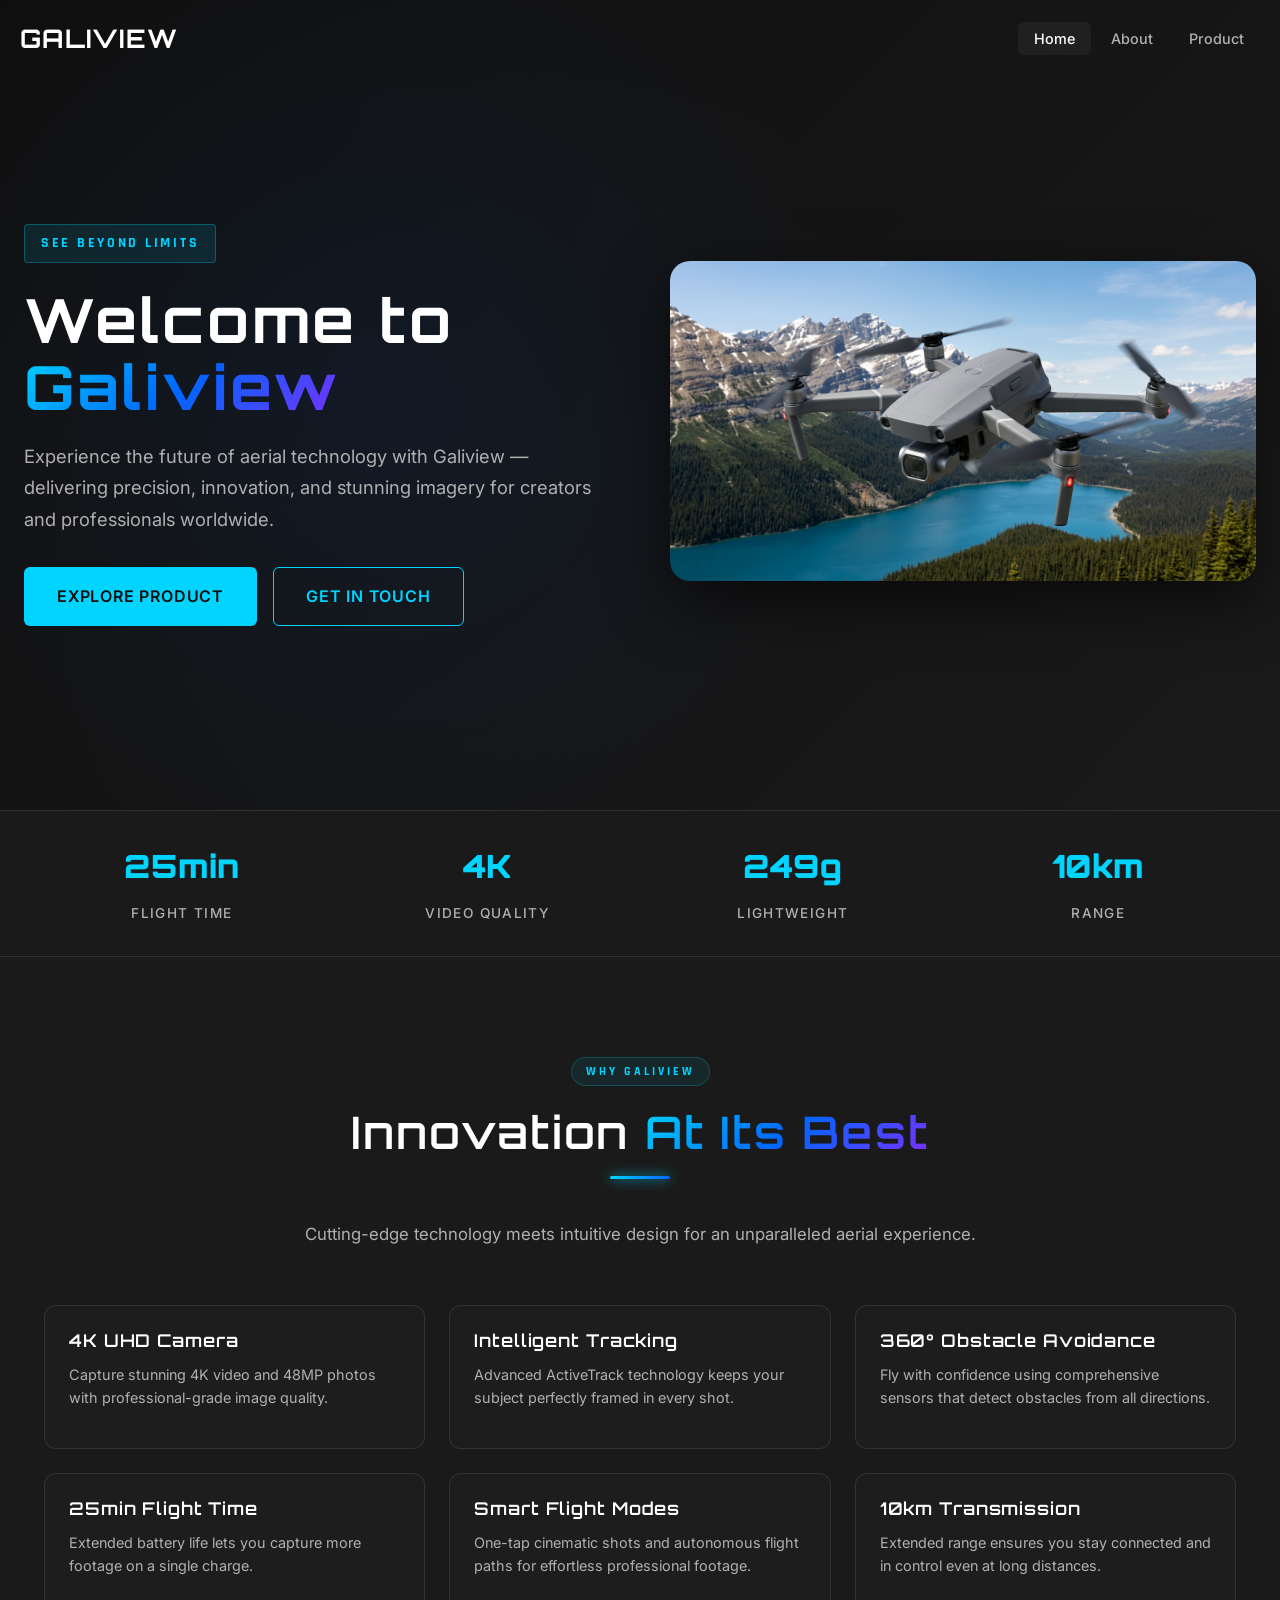
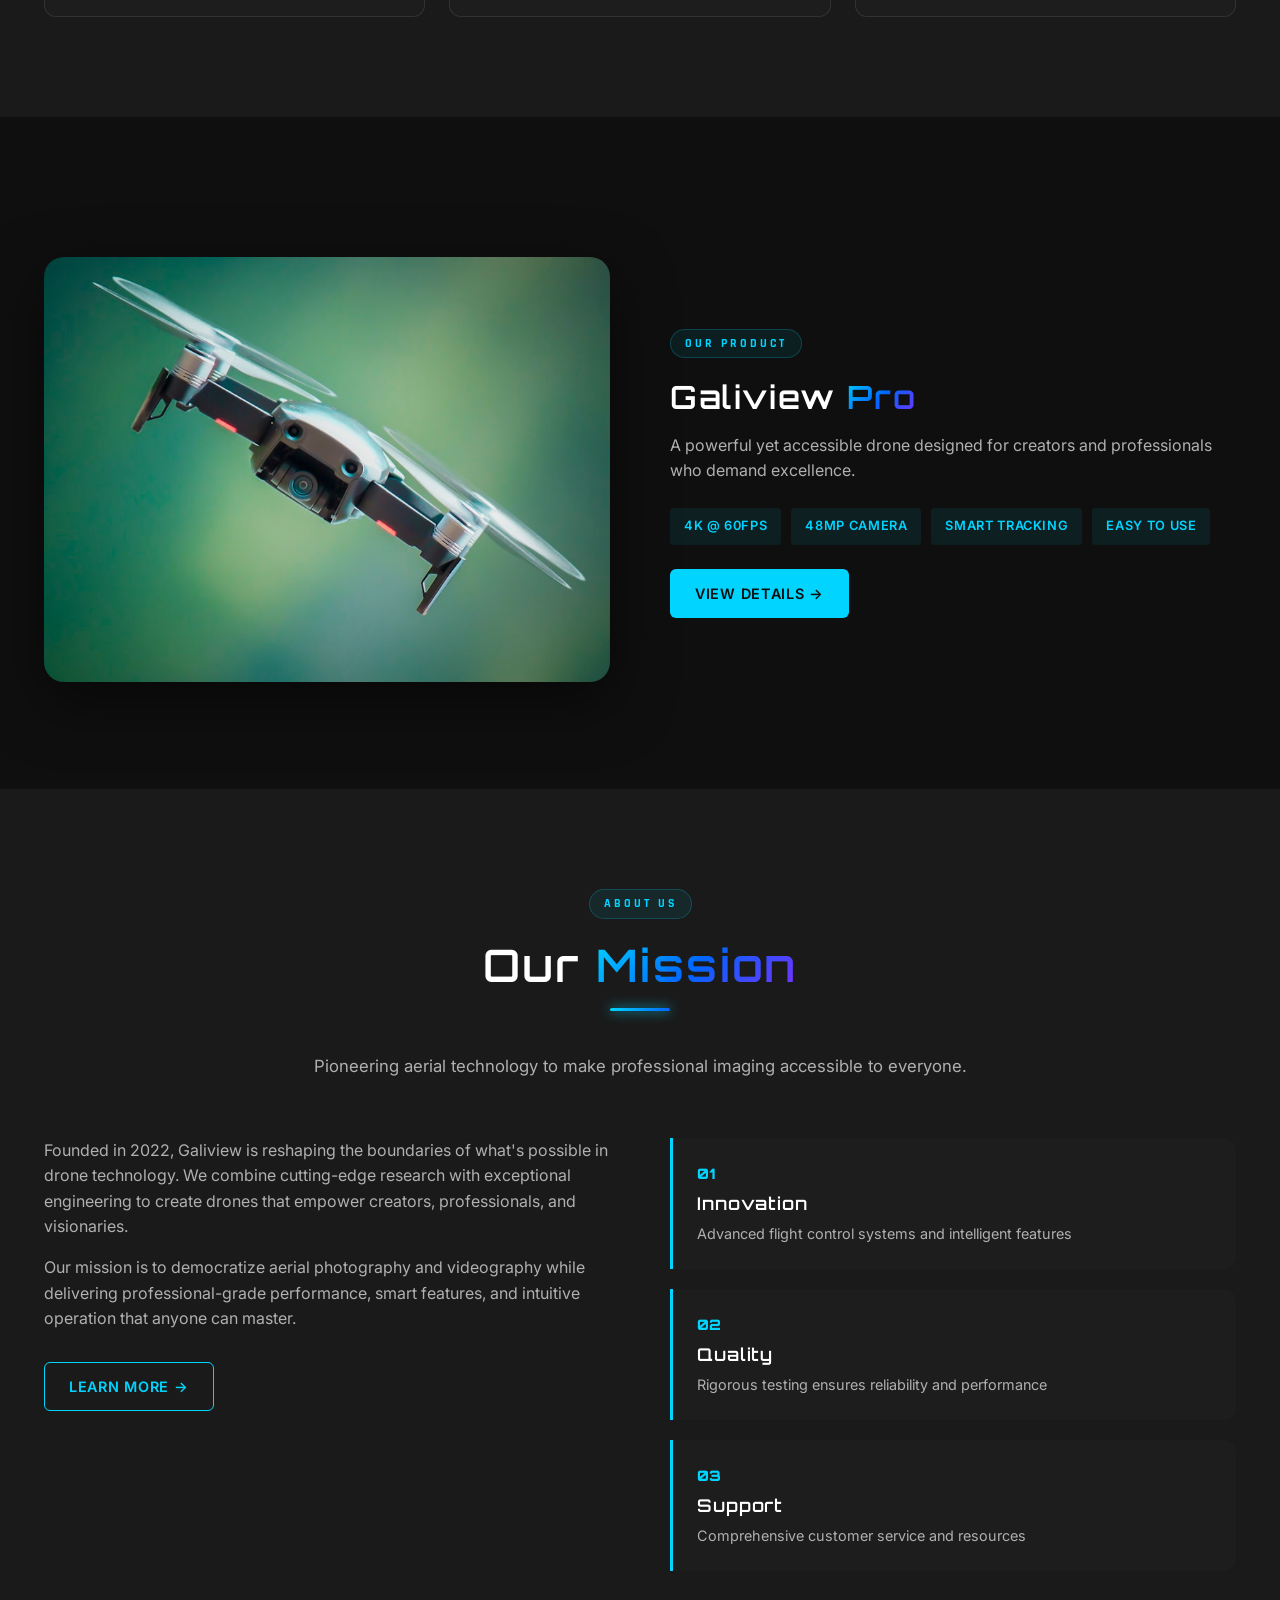
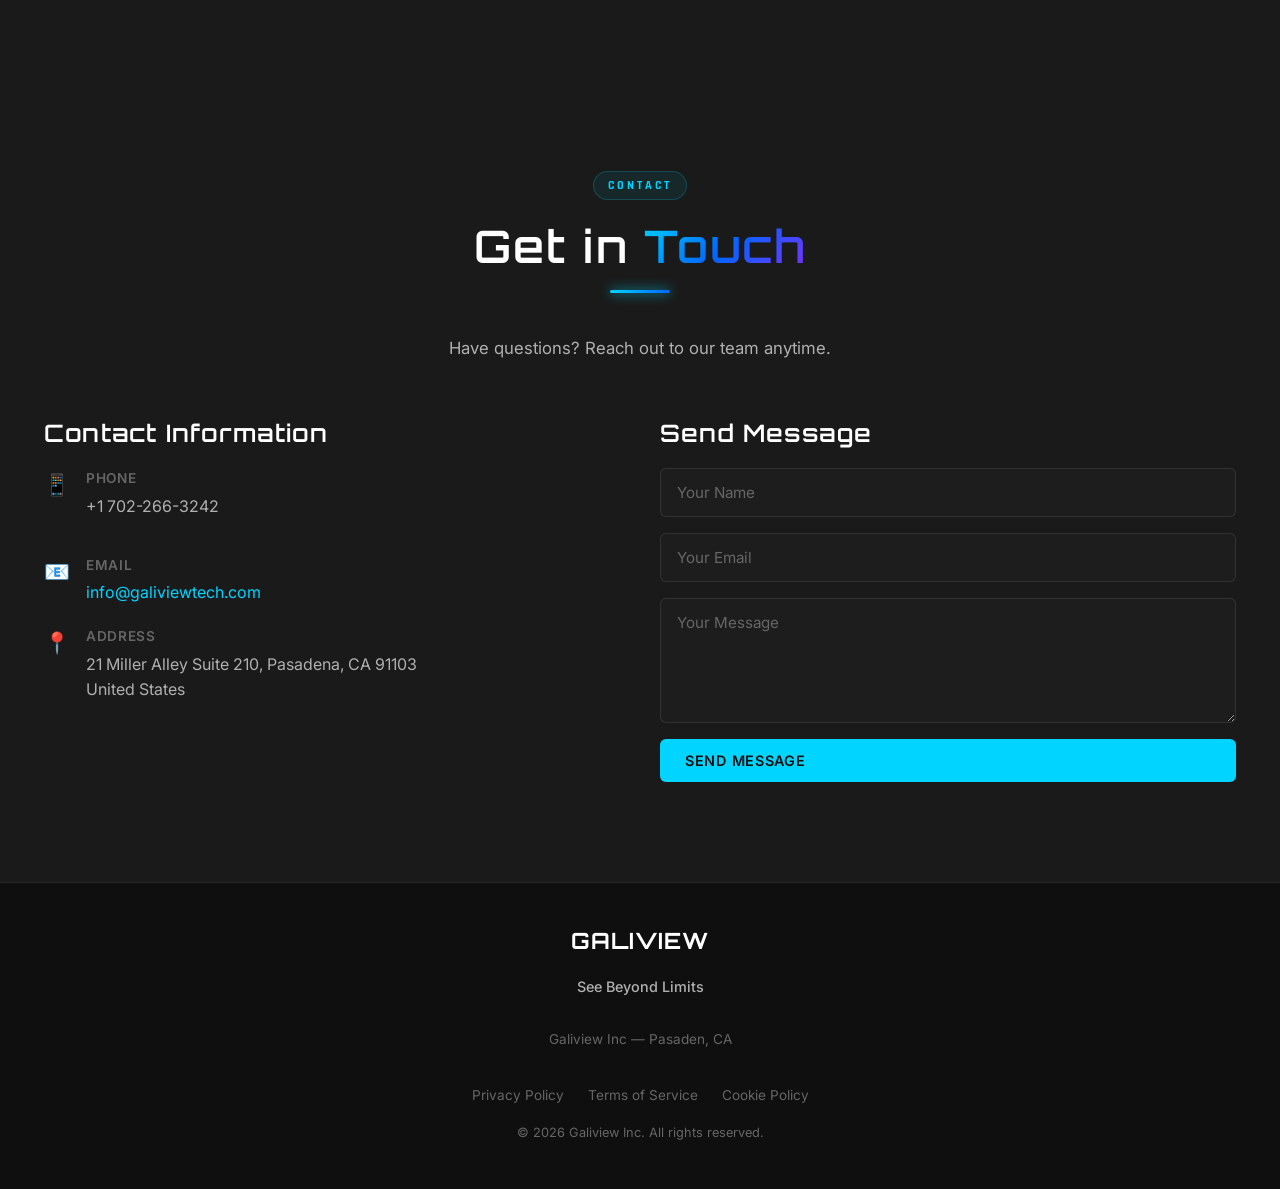
<file: index.html>
<!DOCTYPE html>
<html lang="en">
<head>
    <meta charset="UTF-8">
    <meta name="viewport" content="width=device-width, initial-scale=1.0">
    <meta name="description" content="Galiview - Cutting-edge drone technology. See beyond limits with our innovative aerial solutions.">
    <title>Galiview — See Beyond Limits</title>
    <link rel="stylesheet" href="styles.css">
    <link rel="preconnect" href="https://fonts.googleapis.com">
    <link rel="preconnect" href="https://fonts.gstatic.com" crossorigin>
    <link href="https://fonts.googleapis.com/css2?family=Orbitron:wght@400;600;700;900&family=Rajdhani:wght@400;500;600;700&family=Inter:wght@300;400;500;600&display=swap" rel="stylesheet">
</head>
<body>

    <!-- ═══ HEADER ═══ -->
    <header class="main-header">
        <div class="container header-content">
            <div class="logo">
                <a href="index.html">GALIVIEW</a>
            </div>
            <nav class="main-nav">
                <ul>
                    <li><a href="index.html" class="active">Home</a></li>
                    <li><a href="about.html">About</a></li>
                    <li><a href="product.html">Product</a></li>
                </ul>
            </nav>
            <button class="mobile-menu-toggle" aria-label="Toggle menu">
                <span></span>
                <span></span>
                <span></span>
            </button>
        </div>
    </header>

    <!-- ═══ HERO ═══ -->
    <section id="home" class="hero-section">
        <div class="hero-bg"></div>
        <div class="container" style="position: relative; z-index: 10; display: contents;">
            <div class="hero-content">
                <div class="hero-badge">See Beyond Limits</div>
                <h1>Welcome to <span class="gradient-text">Galiview</span></h1>
                <p>Experience the future of aerial technology with Galiview — delivering precision, innovation, and stunning imagery for creators and professionals worldwide.</p>
                <div class="hero-actions">
                    <a href="product.html" class="btn btn-primary btn-large">Explore Product</a>
                    <a href="#contact" class="btn btn-secondary btn-large">Get in Touch</a>
                </div>
            </div>
            <div class="hero-image">
                <img src="images/galiview.png" alt="Galiview Drone">
            </div>
        </div>
    </section>

    <!-- ═══ STATS BAR ═══ -->
    <div class="stats-bar">
        <div class="container">
            <div class="stats-grid">
                <div class="stat-item reveal delay-1">
                    <span class="stat-number">25min</span>
                    <span class="stat-label">Flight Time</span>
                </div>
                <div class="stat-item reveal delay-2">
                    <span class="stat-number">4K</span>
                    <span class="stat-label">Video Quality</span>
                </div>
                <div class="stat-item reveal delay-3">
                    <span class="stat-number">249g</span>
                    <span class="stat-label">Lightweight</span>
                </div>
                <div class="stat-item reveal delay-4">
                    <span class="stat-number">10km</span>
                    <span class="stat-label">Range</span>
                </div>
            </div>
        </div>
    </div>

    <!-- ═══ FEATURES SECTION ═══ -->
    <section id="features" class="features-section section-padding">
        <div class="container">
            <div class="text-center reveal">
                <span class="section-label">Why Galiview</span>
                <h2>Innovation <span class="gradient-text">At Its Best</span></h2>
                <div class="neon-divider"></div>
                <p class="section-description">Cutting-edge technology meets intuitive design for an unparalleled aerial experience.</p>
            </div>

            <div class="features-grid">
                <div class="feature-card reveal delay-1">
                    <h4>4K UHD Camera</h4>
                    <p>Capture stunning 4K video and 48MP photos with professional-grade image quality.</p>
                </div>
                <div class="feature-card reveal delay-2">
                    <h4>Intelligent Tracking</h4>
                    <p>Advanced ActiveTrack technology keeps your subject perfectly framed in every shot.</p>
                </div>
                <div class="feature-card reveal delay-3">
                    <h4>360° Obstacle Avoidance</h4>
                    <p>Fly with confidence using comprehensive sensors that detect obstacles from all directions.</p>
                </div>
                <div class="feature-card reveal delay-4">
                    <h4>25min Flight Time</h4>
                    <p>Extended battery life lets you capture more footage on a single charge.</p>
                </div>
                <div class="feature-card reveal delay-5">
                    <h4>Smart Flight Modes</h4>
                    <p>One-tap cinematic shots and autonomous flight paths for effortless professional footage.</p>
                </div>
                <div class="feature-card reveal delay-6">
                    <h4>10km Transmission</h4>
                    <p>Extended range ensures you stay connected and in control even at long distances.</p>
                </div>
            </div>
        </div>
    </section>

    <!-- ═══ PRODUCT SHOWCASE ═══ -->
    <section id="product" class="products-brief-section section-padding">
        <div class="container">
            <div class="product-showcase">
                <div class="product-image-wrapper reveal-left">
                    <img src="images/galiview2.png" alt="Galiview Pro Drone">
                </div>
                <div class="product-details reveal-right">
                    <span class="section-label">Our Product</span>
                    <h3>Galiview <span class="gradient-text">Pro</span></h3>
                    <p>A powerful yet accessible drone designed for creators and professionals who demand excellence.</p>
                    <div class="product-spec-chips">
                        <span class="spec-chip">4K @ 60fps</span>
                        <span class="spec-chip">48MP Camera</span>
                        <span class="spec-chip">Smart Tracking</span>
                        <span class="spec-chip">Easy to Use</span>
                    </div>
                    <a href="product.html" class="btn btn-primary">View Details →</a>
                </div>
            </div>
        </div>
    </section>

    <!-- ═══ ABOUT PREVIEW ═══ -->
    <section id="about" class="about-brief-section section-padding">
        <div class="container">
            <div class="text-center reveal">
                <span class="section-label">About Us</span>
                <h2>Our <span class="gradient-text">Mission</span></h2>
                <div class="neon-divider"></div>
                <p class="section-description">Pioneering aerial technology to make professional imaging accessible to everyone.</p>
            </div>

            <div class="about-brief-inner">
                <div class="about-brief-text reveal-left">
                    <p>Founded in 2022, Galiview is reshaping the boundaries of what's possible in drone technology. We combine cutting-edge research with exceptional engineering to create drones that empower creators, professionals, and visionaries.</p>
                    <p>Our mission is to democratize aerial photography and videography while delivering professional-grade performance, smart features, and intuitive operation that anyone can master.</p>
                    <a href="about.html" class="btn btn-secondary">Learn More →</a>
                </div>
                <div class="about-features-grid reveal-right">
                    <div class="about-feature-item">
                        <span class="feature-number">01</span>
                        <h4>Innovation</h4>
                        <p>Advanced flight control systems and intelligent features</p>
                    </div>
                    <div class="about-feature-item">
                        <span class="feature-number">02</span>
                        <h4>Quality</h4>
                        <p>Rigorous testing ensures reliability and performance</p>
                    </div>
                    <div class="about-feature-item">
                        <span class="feature-number">03</span>
                        <h4>Support</h4>
                        <p>Comprehensive customer service and resources</p>
                    </div>
                </div>
            </div>
        </div>
    </section>

    <!-- ═══ CONTACT ═══ -->
    <section id="contact" class="contact-section section-padding">
        <div class="container">
            <div class="text-center reveal">
                <span class="section-label">Contact</span>
                <h2>Get in <span class="gradient-text">Touch</span></h2>
                <div class="neon-divider"></div>
                <p class="section-description">Have questions? Reach out to our team anytime.</p>
            </div>

            <div class="contact-grid">
                <div class="contact-info reveal-left">
                    <h3>Contact Information</h3>
                    <div class="contact-info-item">
                        <div class="contact-info-icon">📱</div>
                        <div class="contact-info-text">
                            <strong>Phone</strong>
                            <p>+1 702-266-3242</p>
                        </div>
                    </div>
                    <div class="contact-info-item">
                        <div class="contact-info-icon">📧</div>
                        <div class="contact-info-text">
                            <strong>Email</strong>
                            <a href="mailto:info@galiviewtech.com">info@galiviewtech.com</a>
                        </div>
                    </div>
                    <div class="contact-info-item">
                        <div class="contact-info-icon">📍</div>
                        <div class="contact-info-text">
                            <strong>Address</strong>
                            <p>21 Miller Alley Suite 210, Pasadena, CA 91103<br>United States</p>
                        </div>
                    </div>
                </div>

                <div class="contact-form-container reveal-right">
                    <h3>Send Message</h3>
                    <form class="contact-form" action="#" method="POST">
                        <div class="form-group">
                            <input type="text" id="name" name="name" placeholder="Your Name" required>
                        </div>
                        <div class="form-group">
                            <input type="email" id="email" name="email" placeholder="Your Email" required>
                        </div>
                        <div class="form-group">
                            <textarea id="message" name="message" rows="5" placeholder="Your Message" required></textarea>
                        </div>
                        <button type="submit" class="btn btn-primary">Send Message</button>
                    </form>
                </div>
            </div>
        </div>
    </section>

    <!-- ═══ FOOTER ═══ -->
    <footer class="main-footer">
        <div class="container footer-content">
            <div class="footer-logo">GALIVIEW</div>
            <p class="footer-tagline">See Beyond Limits</p>
            <p class="footer-company">Galiview Inc — Pasaden, CA</p>
            <div class="footer-links">
                <ul>
                    <li><a href="privacy-policy.html">Privacy Policy</a></li>
                    <li><a href="terms-of-service.html">Terms of Service</a></li>
                    <li><a href="cookie-policy.html">Cookie Policy</a></li>
                </ul>
            </div>
            <p class="footer-copyright">&copy; 2026 Galiview Inc. All rights reserved.</p>
        </div>
    </footer>

    <script src="main.js"></script>
</body>
</html>
</file>
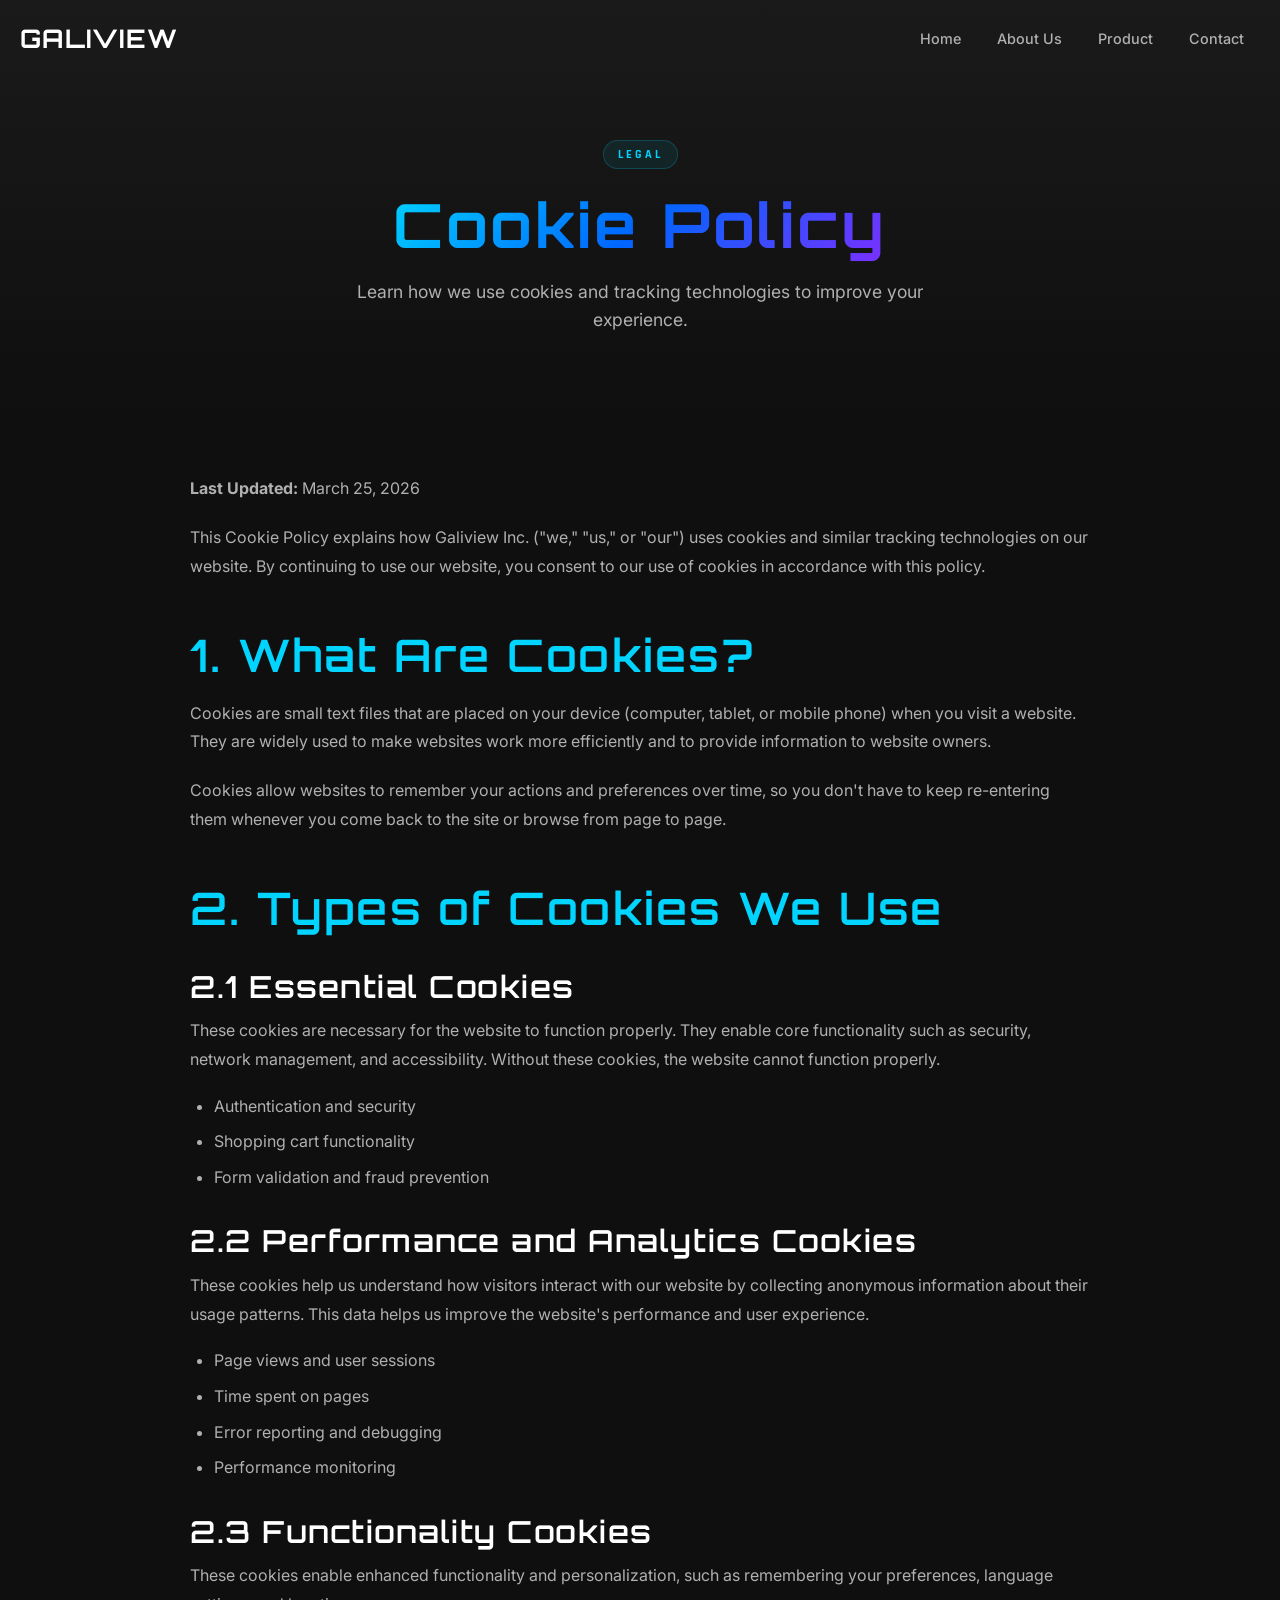
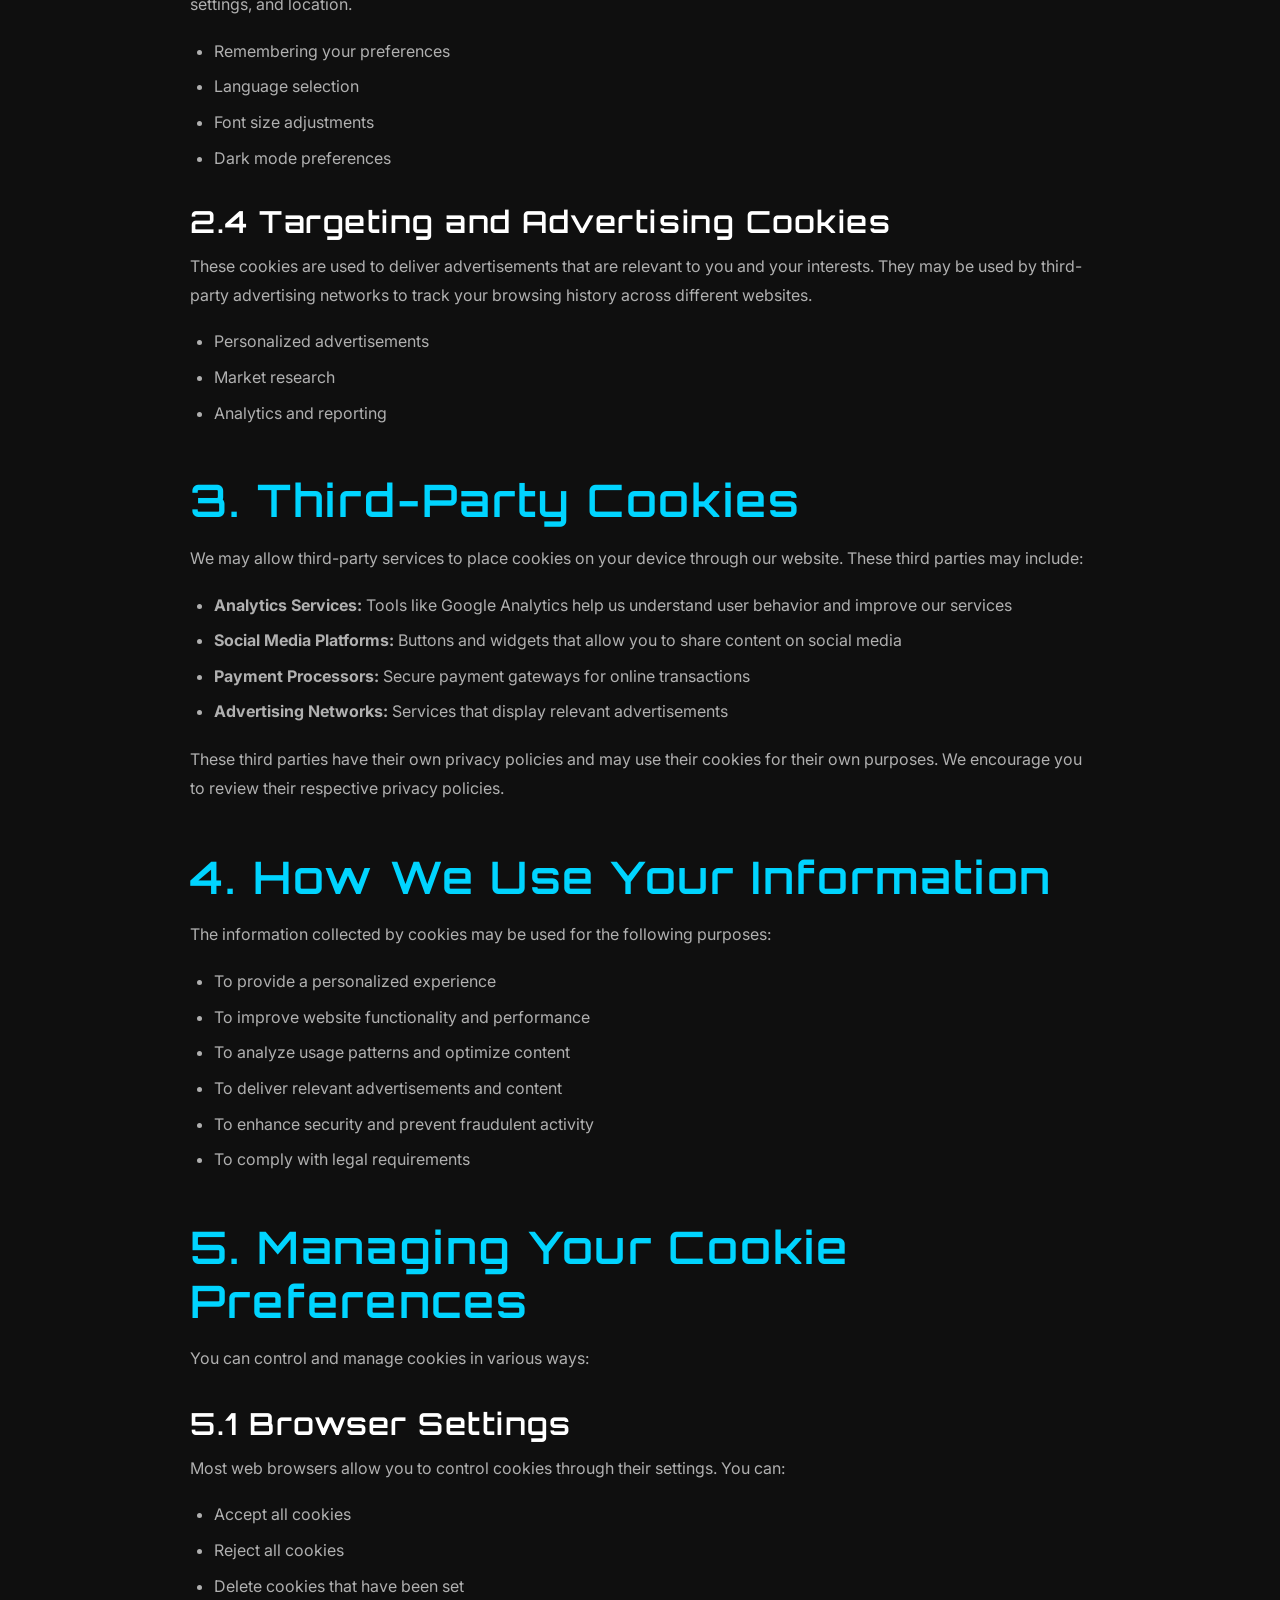
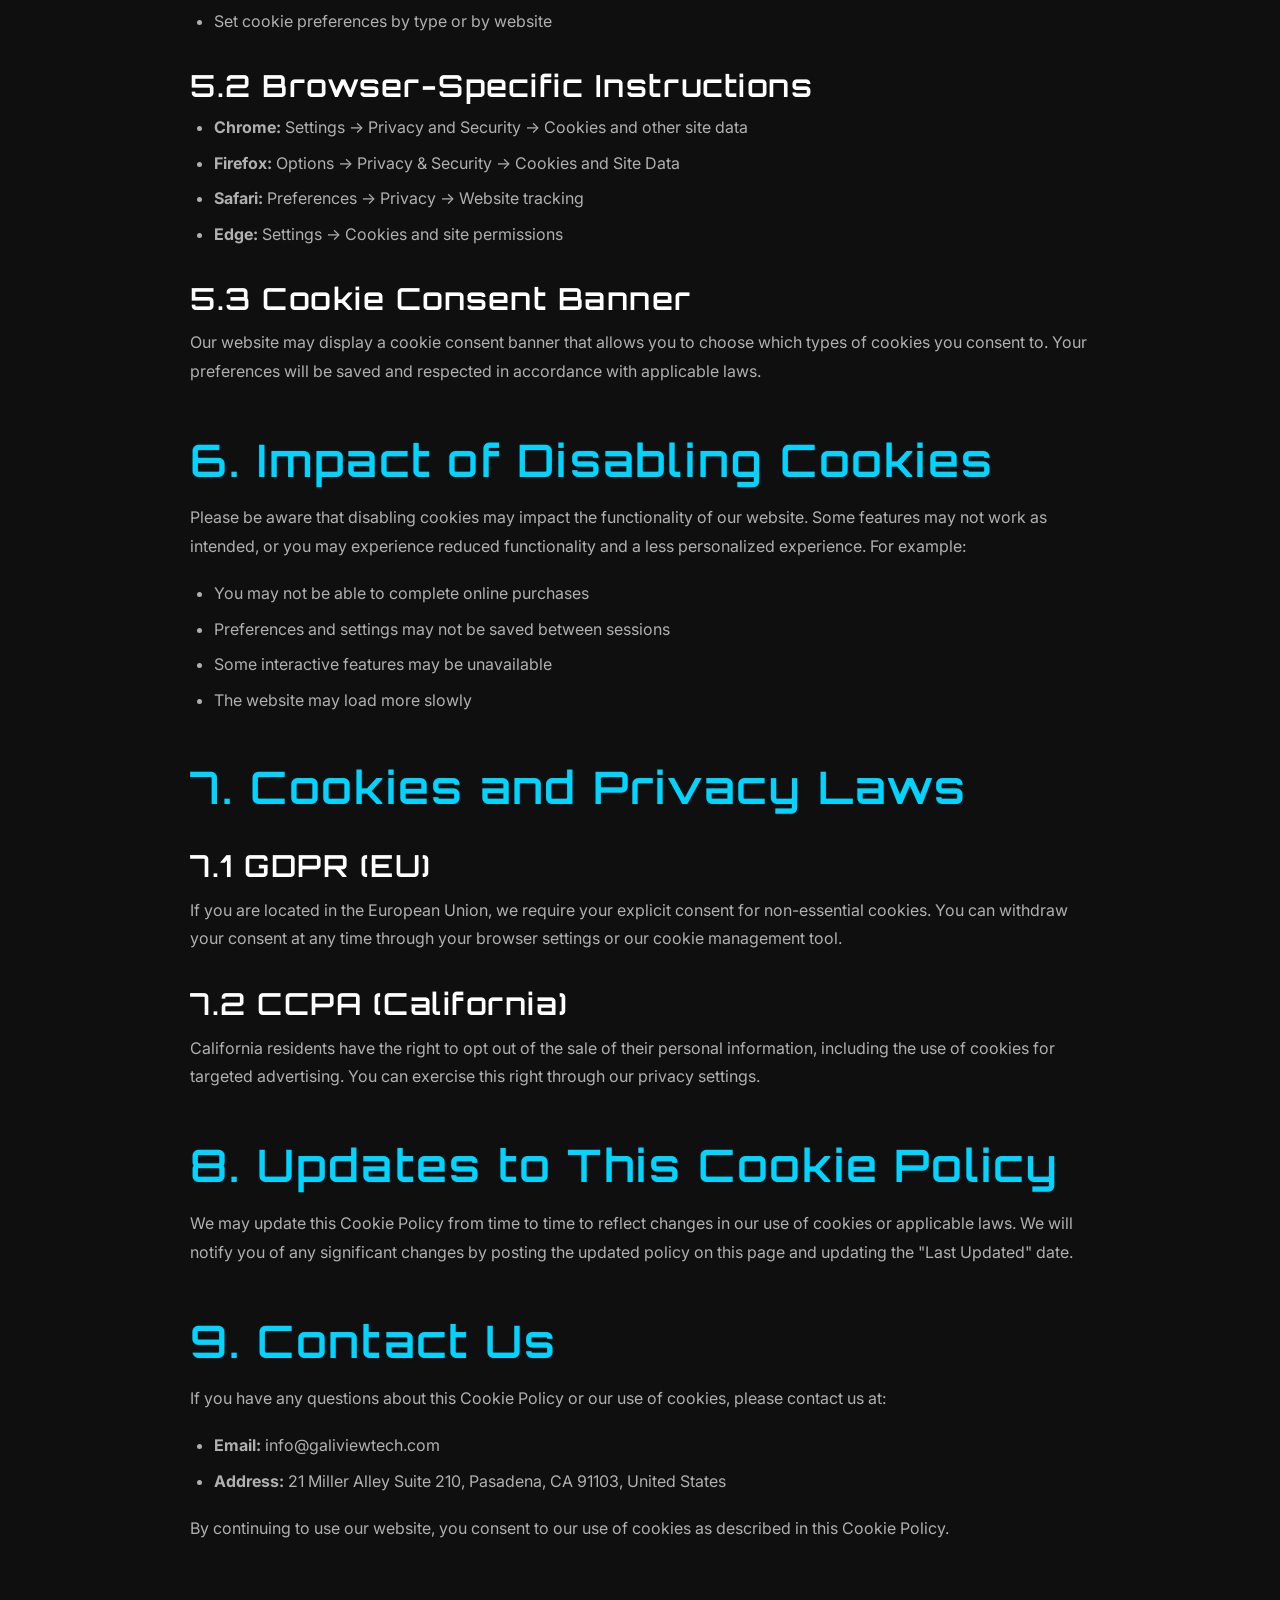
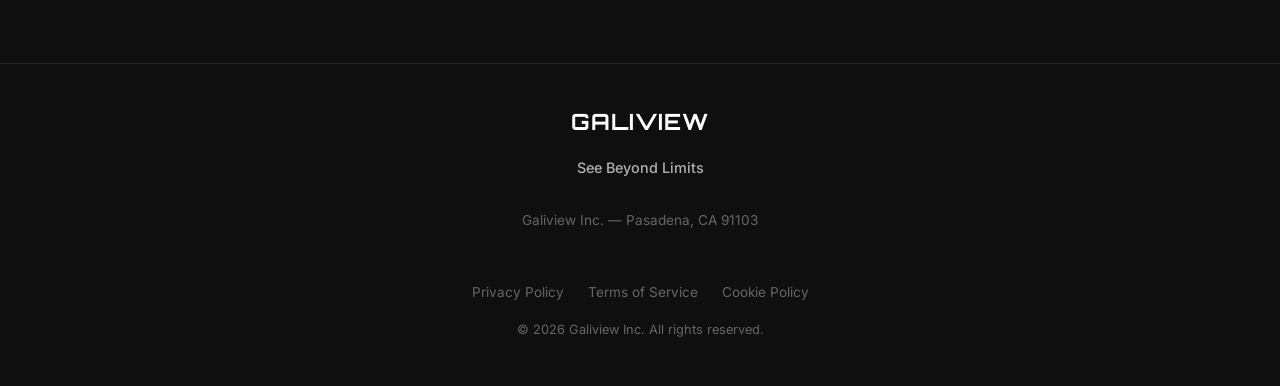
<file: cookie-policy.html>
<!DOCTYPE html>
<html lang="en">
<head>
    <meta charset="UTF-8">
    <meta name="viewport" content="width=device-width, initial-scale=1.0">
    <meta name="description" content="Galiview Cookie Policy - How we use cookies and tracking technologies on our website.">
    <title>Cookie Policy — Galiview</title>
    <link rel="stylesheet" href="styles.css">
    <link rel="preconnect" href="https://fonts.googleapis.com">
    <link rel="preconnect" href="https://fonts.gstatic.com" crossorigin>
    <link href="https://fonts.googleapis.com/css2?family=Orbitron:wght@400;600;700;900&family=Rajdhani:wght@400;500;600;700&family=Inter:wght@300;400;500;600&display=swap" rel="stylesheet">
</head>
<body>

    <!-- ═══ HEADER ═══ -->
    <header class="main-header">
        <div class="container header-content">
            <div class="logo">
                <a href="index.html">GALIVIEW</a>
            </div>
            <nav class="main-nav">
                <ul>
                    <li><a href="index.html">Home</a></li>
                    <li><a href="about.html">About Us</a></li>
                    <li><a href="product.html">Product</a></li>
                    <li><a href="index.html#contact">Contact</a></li>
                </ul>
            </nav>
            <button class="mobile-menu-toggle" aria-label="Toggle menu">
                <span></span>
                <span></span>
                <span></span>
            </button>
        </div>
    </header>

    <!-- ═══ PAGE TITLE ═══ -->
    <section class="page-title-section">
        <div class="container">
            <span class="section-label">Legal</span>
            <h1><span class="gradient-text">Cookie Policy</span></h1>
            <p>Learn how we use cookies and tracking technologies to improve your experience.</p>
        </div>
    </section>

    <!-- ═══ COOKIE POLICY CONTENT ═══ -->
    <section class="legal-page">
        <div class="container">
            <div class="legal-content">
                <p><strong>Last Updated:</strong> March 25, 2026</p>
                <p>This Cookie Policy explains how Galiview Inc. ("we," "us," or "our") uses cookies and similar tracking technologies on our website. By continuing to use our website, you consent to our use of cookies in accordance with this policy.</p>

                <h2>1. What Are Cookies?</h2>
                <p>Cookies are small text files that are placed on your device (computer, tablet, or mobile phone) when you visit a website. They are widely used to make websites work more efficiently and to provide information to website owners.</p>
                <p>Cookies allow websites to remember your actions and preferences over time, so you don't have to keep re-entering them whenever you come back to the site or browse from page to page.</p>

                <h2>2. Types of Cookies We Use</h2>
                <h3>2.1 Essential Cookies</h3>
                <p>These cookies are necessary for the website to function properly. They enable core functionality such as security, network management, and accessibility. Without these cookies, the website cannot function properly.</p>
                <ul>
                    <li>Authentication and security</li>
                    <li>Shopping cart functionality</li>
                    <li>Form validation and fraud prevention</li>
                </ul>

                <h3>2.2 Performance and Analytics Cookies</h3>
                <p>These cookies help us understand how visitors interact with our website by collecting anonymous information about their usage patterns. This data helps us improve the website's performance and user experience.</p>
                <ul>
                    <li>Page views and user sessions</li>
                    <li>Time spent on pages</li>
                    <li>Error reporting and debugging</li>
                    <li>Performance monitoring</li>
                </ul>

                <h3>2.3 Functionality Cookies</h3>
                <p>These cookies enable enhanced functionality and personalization, such as remembering your preferences, language settings, and location.</p>
                <ul>
                    <li>Remembering your preferences</li>
                    <li>Language selection</li>
                    <li>Font size adjustments</li>
                    <li>Dark mode preferences</li>
                </ul>

                <h3>2.4 Targeting and Advertising Cookies</h3>
                <p>These cookies are used to deliver advertisements that are relevant to you and your interests. They may be used by third-party advertising networks to track your browsing history across different websites.</p>
                <ul>
                    <li>Personalized advertisements</li>
                    <li>Market research</li>
                    <li>Analytics and reporting</li>
                </ul>

                <h2>3. Third-Party Cookies</h2>
                <p>We may allow third-party services to place cookies on your device through our website. These third parties may include:</p>
                <ul>
                    <li><strong>Analytics Services:</strong> Tools like Google Analytics help us understand user behavior and improve our services</li>
                    <li><strong>Social Media Platforms:</strong> Buttons and widgets that allow you to share content on social media</li>
                    <li><strong>Payment Processors:</strong> Secure payment gateways for online transactions</li>
                    <li><strong>Advertising Networks:</strong> Services that display relevant advertisements</li>
                </ul>
                <p>These third parties have their own privacy policies and may use their cookies for their own purposes. We encourage you to review their respective privacy policies.</p>

                <h2>4. How We Use Your Information</h2>
                <p>The information collected by cookies may be used for the following purposes:</p>
                <ul>
                    <li>To provide a personalized experience</li>
                    <li>To improve website functionality and performance</li>
                    <li>To analyze usage patterns and optimize content</li>
                    <li>To deliver relevant advertisements and content</li>
                    <li>To enhance security and prevent fraudulent activity</li>
                    <li>To comply with legal requirements</li>
                </ul>

                <h2>5. Managing Your Cookie Preferences</h2>
                <p>You can control and manage cookies in various ways:</p>

                <h3>5.1 Browser Settings</h3>
                <p>Most web browsers allow you to control cookies through their settings. You can:</p>
                <ul>
                    <li>Accept all cookies</li>
                    <li>Reject all cookies</li>
                    <li>Delete cookies that have been set</li>
                    <li>Set cookie preferences by type or by website</li>
                </ul>

                <h3>5.2 Browser-Specific Instructions</h3>
                <ul>
                    <li><strong>Chrome:</strong> Settings → Privacy and Security → Cookies and other site data</li>
                    <li><strong>Firefox:</strong> Options → Privacy & Security → Cookies and Site Data</li>
                    <li><strong>Safari:</strong> Preferences → Privacy → Website tracking</li>
                    <li><strong>Edge:</strong> Settings → Cookies and site permissions</li>
                </ul>

                <h3>5.3 Cookie Consent Banner</h3>
                <p>Our website may display a cookie consent banner that allows you to choose which types of cookies you consent to. Your preferences will be saved and respected in accordance with applicable laws.</p>

                <h2>6. Impact of Disabling Cookies</h2>
                <p>Please be aware that disabling cookies may impact the functionality of our website. Some features may not work as intended, or you may experience reduced functionality and a less personalized experience. For example:</p>
                <ul>
                    <li>You may not be able to complete online purchases</li>
                    <li>Preferences and settings may not be saved between sessions</li>
                    <li>Some interactive features may be unavailable</li>
                    <li>The website may load more slowly</li>
                </ul>

                <h2>7. Cookies and Privacy Laws</h2>
                <h3>7.1 GDPR (EU)</h3>
                <p>If you are located in the European Union, we require your explicit consent for non-essential cookies. You can withdraw your consent at any time through your browser settings or our cookie management tool.</p>

                <h3>7.2 CCPA (California)</h3>
                <p>California residents have the right to opt out of the sale of their personal information, including the use of cookies for targeted advertising. You can exercise this right through our privacy settings.</p>

                <h2>8. Updates to This Cookie Policy</h2>
                <p>We may update this Cookie Policy from time to time to reflect changes in our use of cookies or applicable laws. We will notify you of any significant changes by posting the updated policy on this page and updating the "Last Updated" date.</p>

                <h2>9. Contact Us</h2>
                <p>If you have any questions about this Cookie Policy or our use of cookies, please contact us at:</p>
                <ul>
                    <li><strong>Email:</strong> info@galiviewtech.com</li>
                    <li><strong>Address:</strong> 21 Miller Alley Suite 210, Pasadena, CA 91103, United States</li>
                </ul>

                <p>By continuing to use our website, you consent to our use of cookies as described in this Cookie Policy.</p>
            </div>
        </div>
    </section>

    <!-- ═══ FOOTER ═══ -->
    <footer class="main-footer">
        <div class="container footer-content">
            <div class="footer-logo">GALIVIEW</div>
            <p class="footer-tagline">See Beyond Limits</p>
            <p class="footer-company">Galiview Inc. — Pasadena, CA 91103</p>
            <div class="footer-divider"></div>
            <div class="footer-links">
                <ul>
                    <li><a href="privacy-policy.html">Privacy Policy</a></li>
                    <li><a href="terms-of-service.html">Terms of Service</a></li>
                    <li><a href="cookie-policy.html">Cookie Policy</a></li>
                </ul>
            </div>
            <p class="footer-copyright">&copy; 2026 Galiview Inc. All rights reserved.</p>
        </div>
    </footer>

    <script src="main.js"></script>
</body>
</html>
</file>
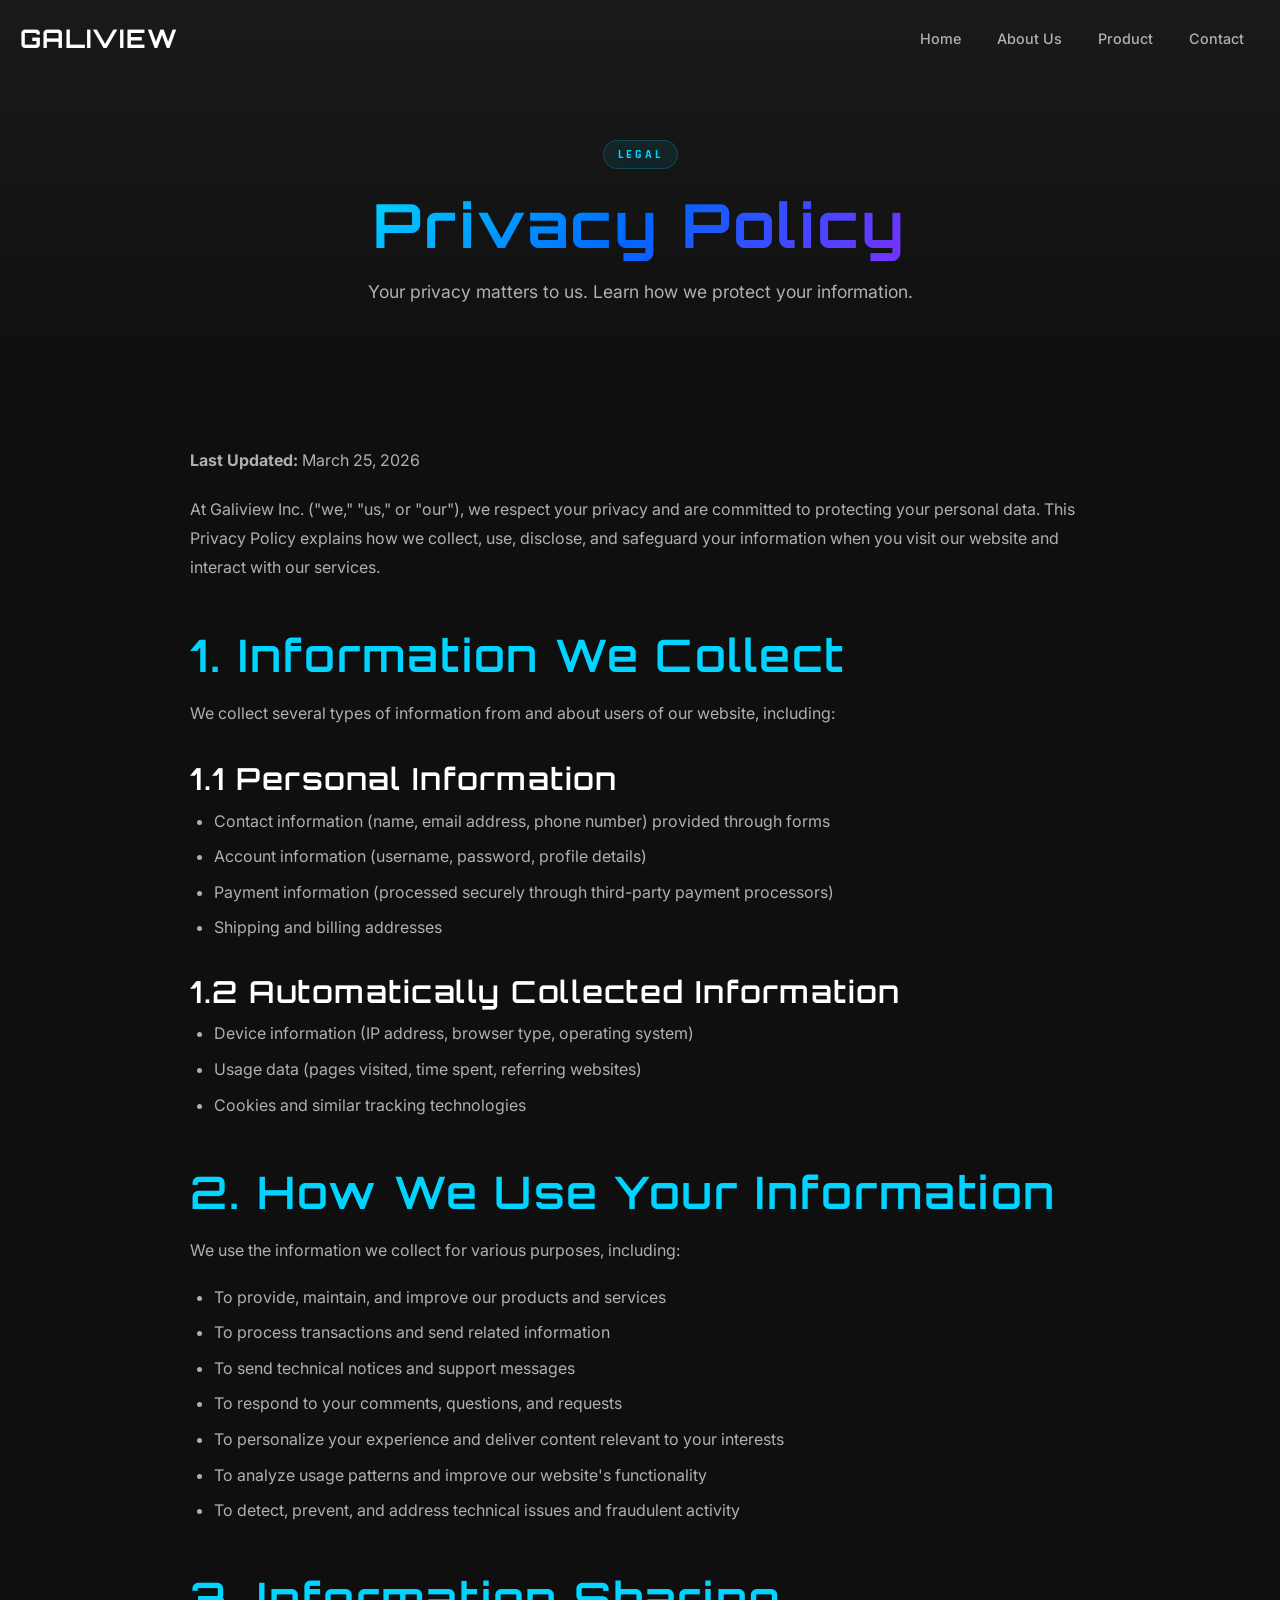
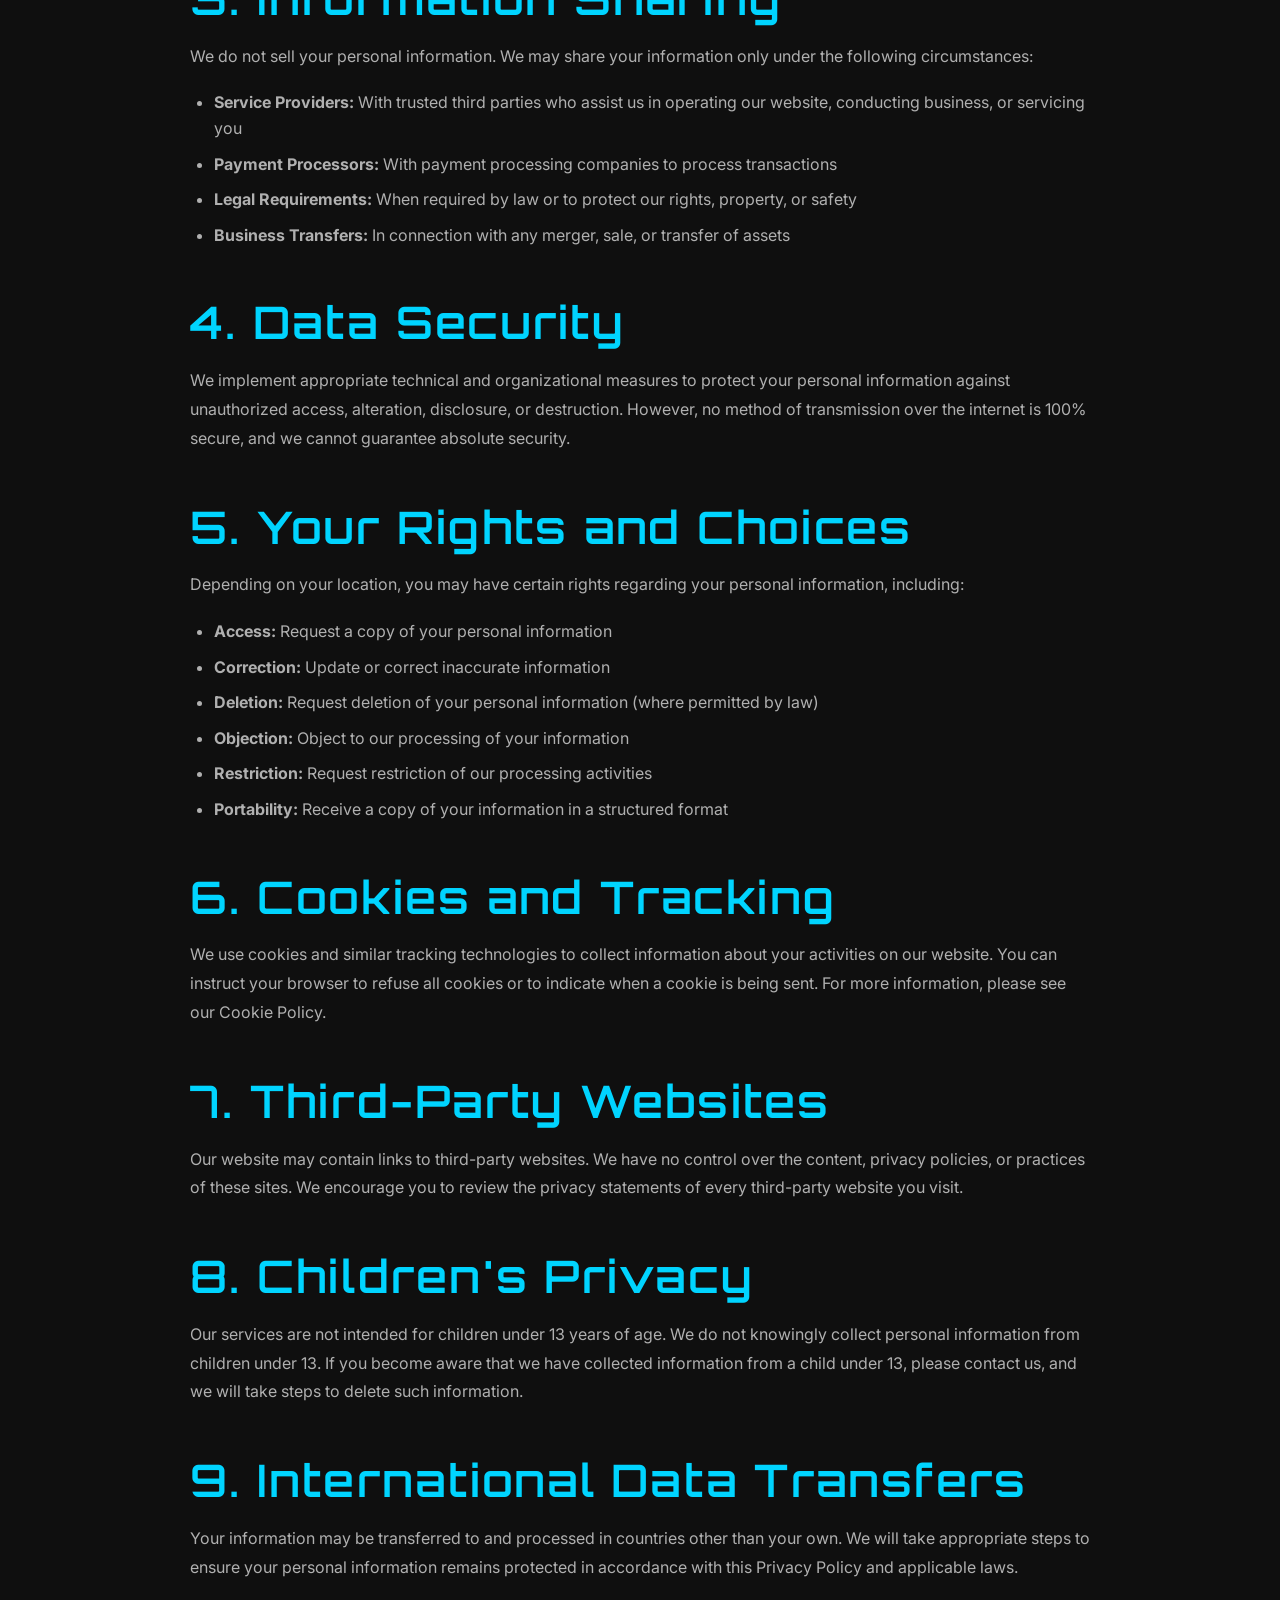
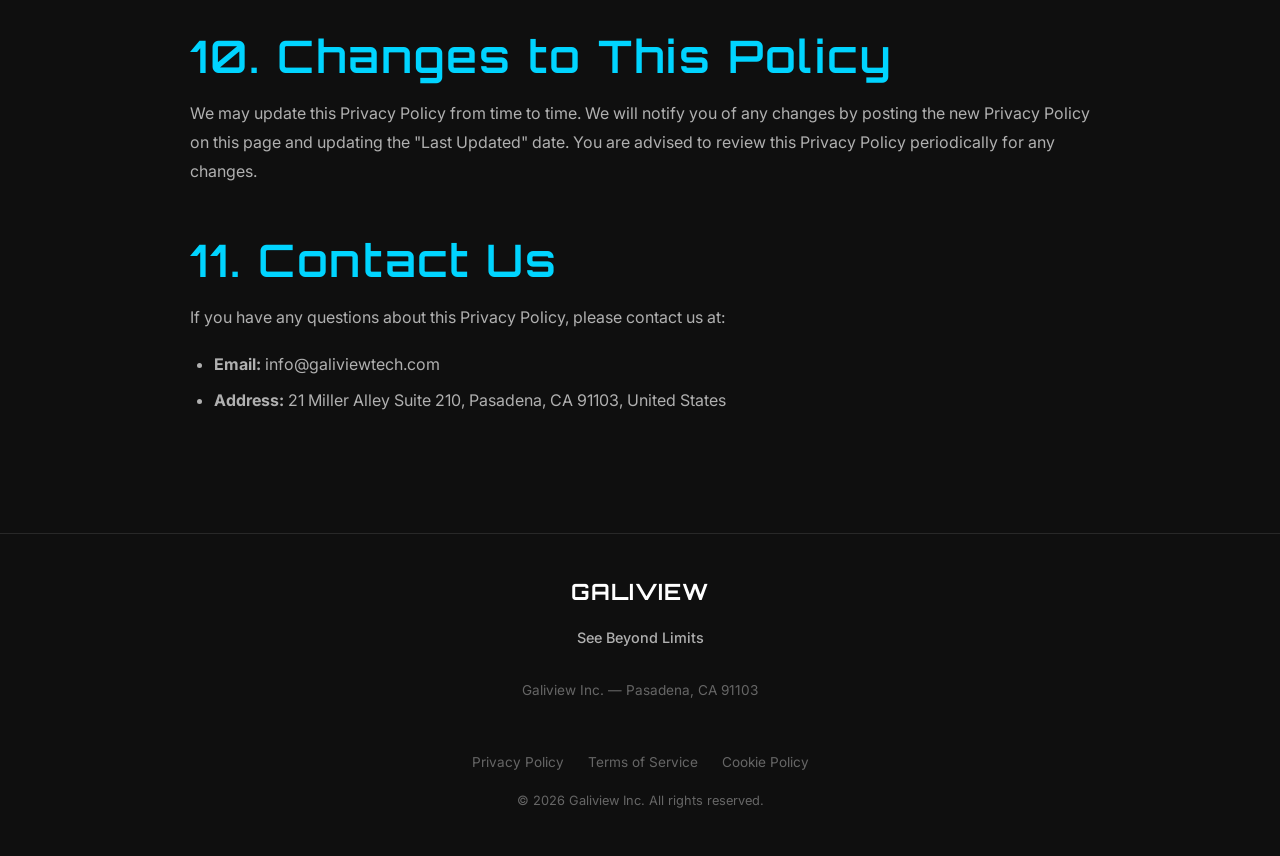
<file: privacy-policy.html>
<!DOCTYPE html>
<html lang="en">
<head>
    <meta charset="UTF-8">
    <meta name="viewport" content="width=device-width, initial-scale=1.0">
    <meta name="description" content="Galiview Privacy Policy - How we collect, use, and protect your personal information.">
    <title>Privacy Policy — Galiview</title>
    <link rel="stylesheet" href="styles.css">
    <link rel="preconnect" href="https://fonts.googleapis.com">
    <link rel="preconnect" href="https://fonts.gstatic.com" crossorigin>
    <link href="https://fonts.googleapis.com/css2?family=Orbitron:wght@400;600;700;900&family=Rajdhani:wght@400;500;600;700&family=Inter:wght@300;400;500;600&display=swap" rel="stylesheet">
</head>
<body>

    <!-- ═══ HEADER ═══ -->
    <header class="main-header">
        <div class="container header-content">
            <div class="logo">
                <a href="index.html">GALIVIEW</a>
            </div>
            <nav class="main-nav">
                <ul>
                    <li><a href="index.html">Home</a></li>
                    <li><a href="about.html">About Us</a></li>
                    <li><a href="product.html">Product</a></li>
                    <li><a href="index.html#contact">Contact</a></li>
                </ul>
            </nav>
            <button class="mobile-menu-toggle" aria-label="Toggle menu">
                <span></span>
                <span></span>
                <span></span>
            </button>
        </div>
    </header>

    <!-- ═══ PAGE TITLE ═══ -->
    <section class="page-title-section">
        <div class="container">
            <span class="section-label">Legal</span>
            <h1><span class="gradient-text">Privacy Policy</span></h1>
            <p>Your privacy matters to us. Learn how we protect your information.</p>
        </div>
    </section>

    <!-- ═══ PRIVACY POLICY CONTENT ═══ -->
    <section class="legal-page">
        <div class="container">
            <div class="legal-content">
                <p><strong>Last Updated:</strong> March 25, 2026</p>
                <p>At Galiview Inc. ("we," "us," or "our"), we respect your privacy and are committed to protecting your personal data. This Privacy Policy explains how we collect, use, disclose, and safeguard your information when you visit our website and interact with our services.</p>

                <h2>1. Information We Collect</h2>
                <p>We collect several types of information from and about users of our website, including:</p>
                <h3>1.1 Personal Information</h3>
                <ul>
                    <li>Contact information (name, email address, phone number) provided through forms</li>
                    <li>Account information (username, password, profile details)</li>
                    <li>Payment information (processed securely through third-party payment processors)</li>
                    <li>Shipping and billing addresses</li>
                </ul>

                <h3>1.2 Automatically Collected Information</h3>
                <ul>
                    <li>Device information (IP address, browser type, operating system)</li>
                    <li>Usage data (pages visited, time spent, referring websites)</li>
                    <li>Cookies and similar tracking technologies</li>
                </ul>

                <h2>2. How We Use Your Information</h2>
                <p>We use the information we collect for various purposes, including:</p>
                <ul>
                    <li>To provide, maintain, and improve our products and services</li>
                    <li>To process transactions and send related information</li>
                    <li>To send technical notices and support messages</li>
                    <li>To respond to your comments, questions, and requests</li>
                    <li>To personalize your experience and deliver content relevant to your interests</li>
                    <li>To analyze usage patterns and improve our website's functionality</li>
                    <li>To detect, prevent, and address technical issues and fraudulent activity</li>
                </ul>

                <h2>3. Information Sharing</h2>
                <p>We do not sell your personal information. We may share your information only under the following circumstances:</p>
                <ul>
                    <li><strong>Service Providers:</strong> With trusted third parties who assist us in operating our website, conducting business, or servicing you</li>
                    <li><strong>Payment Processors:</strong> With payment processing companies to process transactions</li>
                    <li><strong>Legal Requirements:</strong> When required by law or to protect our rights, property, or safety</li>
                    <li><strong>Business Transfers:</strong> In connection with any merger, sale, or transfer of assets</li>
                </ul>

                <h2>4. Data Security</h2>
                <p>We implement appropriate technical and organizational measures to protect your personal information against unauthorized access, alteration, disclosure, or destruction. However, no method of transmission over the internet is 100% secure, and we cannot guarantee absolute security.</p>

                <h2>5. Your Rights and Choices</h2>
                <p>Depending on your location, you may have certain rights regarding your personal information, including:</p>
                <ul>
                    <li><strong>Access:</strong> Request a copy of your personal information</li>
                    <li><strong>Correction:</strong> Update or correct inaccurate information</li>
                    <li><strong>Deletion:</strong> Request deletion of your personal information (where permitted by law)</li>
                    <li><strong>Objection:</strong> Object to our processing of your information</li>
                    <li><strong>Restriction:</strong> Request restriction of our processing activities</li>
                    <li><strong>Portability:</strong> Receive a copy of your information in a structured format</li>
                </ul>

                <h2>6. Cookies and Tracking</h2>
                <p>We use cookies and similar tracking technologies to collect information about your activities on our website. You can instruct your browser to refuse all cookies or to indicate when a cookie is being sent. For more information, please see our Cookie Policy.</p>

                <h2>7. Third-Party Websites</h2>
                <p>Our website may contain links to third-party websites. We have no control over the content, privacy policies, or practices of these sites. We encourage you to review the privacy statements of every third-party website you visit.</p>

                <h2>8. Children's Privacy</h2>
                <p>Our services are not intended for children under 13 years of age. We do not knowingly collect personal information from children under 13. If you become aware that we have collected information from a child under 13, please contact us, and we will take steps to delete such information.</p>

                <h2>9. International Data Transfers</h2>
                <p>Your information may be transferred to and processed in countries other than your own. We will take appropriate steps to ensure your personal information remains protected in accordance with this Privacy Policy and applicable laws.</p>

                <h2>10. Changes to This Policy</h2>
                <p>We may update this Privacy Policy from time to time. We will notify you of any changes by posting the new Privacy Policy on this page and updating the "Last Updated" date. You are advised to review this Privacy Policy periodically for any changes.</p>

                <h2>11. Contact Us</h2>
                <p>If you have any questions about this Privacy Policy, please contact us at:</p>
                <ul>
                    <li><strong>Email:</strong> info@galiviewtech.com</li>
                    <li><strong>Address:</strong> 21 Miller Alley Suite 210, Pasadena, CA 91103, United States</li>
                </ul>
            </div>
        </div>
    </section>

    <!-- ═══ FOOTER ═══ -->
    <footer class="main-footer">
        <div class="container footer-content">
            <div class="footer-logo">GALIVIEW</div>
            <p class="footer-tagline">See Beyond Limits</p>
            <p class="footer-company">Galiview Inc. — Pasadena, CA 91103</p>
            <div class="footer-divider"></div>
            <div class="footer-links">
                <ul>
                    <li><a href="privacy-policy.html">Privacy Policy</a></li>
                    <li><a href="terms-of-service.html">Terms of Service</a></li>
                    <li><a href="cookie-policy.html">Cookie Policy</a></li>
                </ul>
            </div>
            <p class="footer-copyright">&copy; 2026 Galiview Inc. All rights reserved.</p>
        </div>
    </footer>

    <script src="main.js"></script>
</body>
</html>
</file>
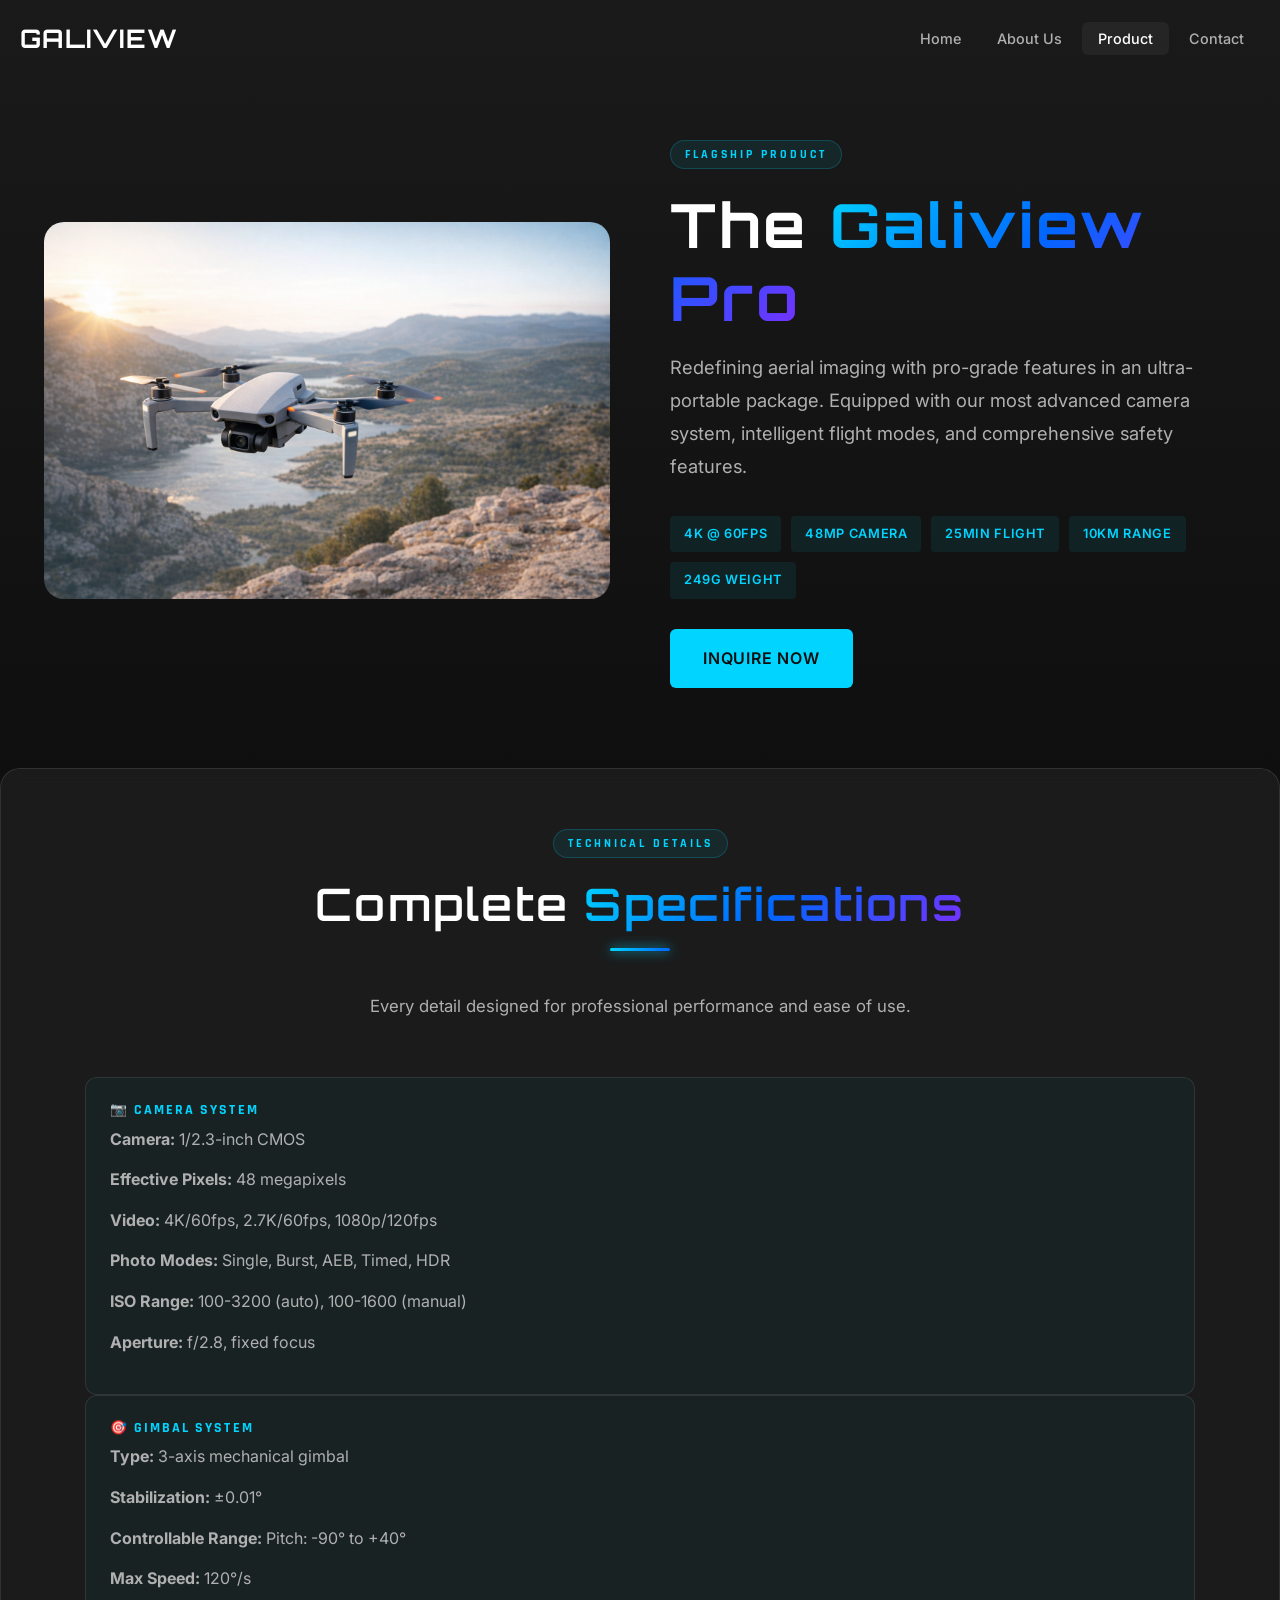
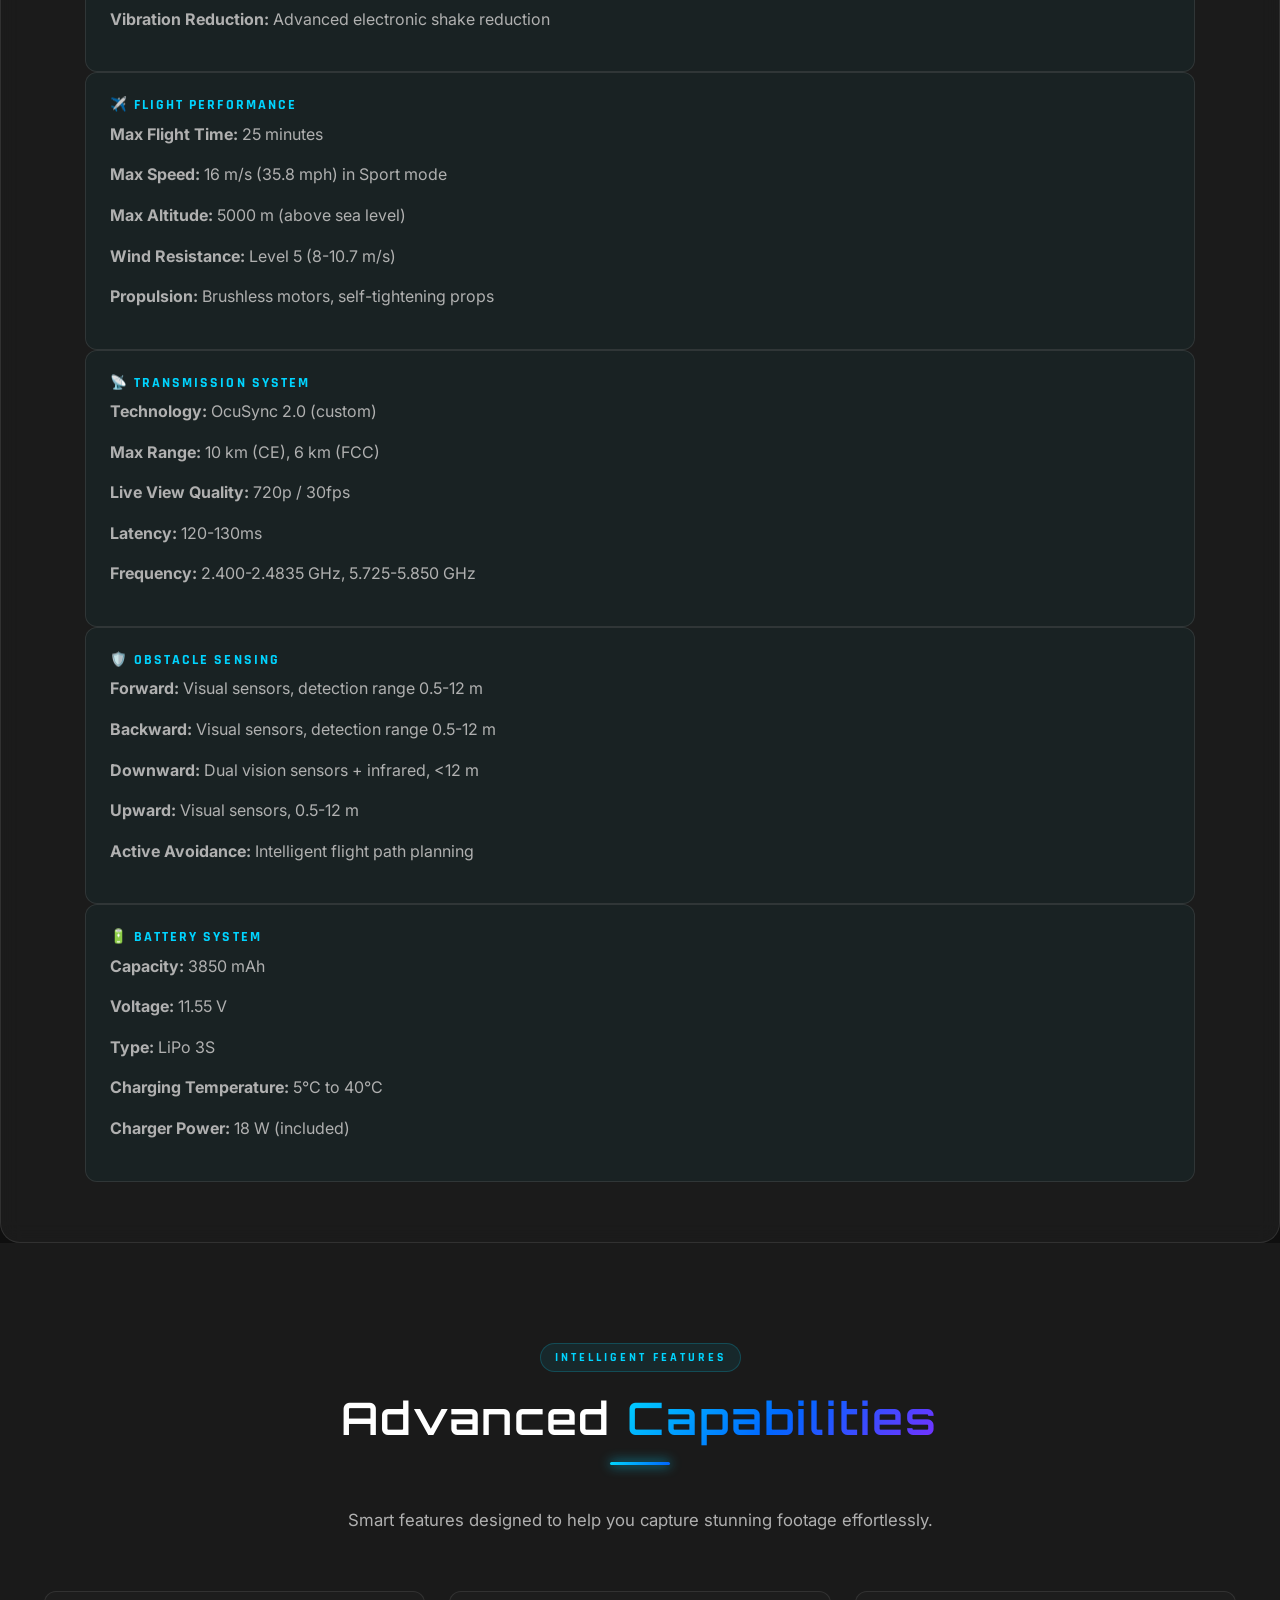
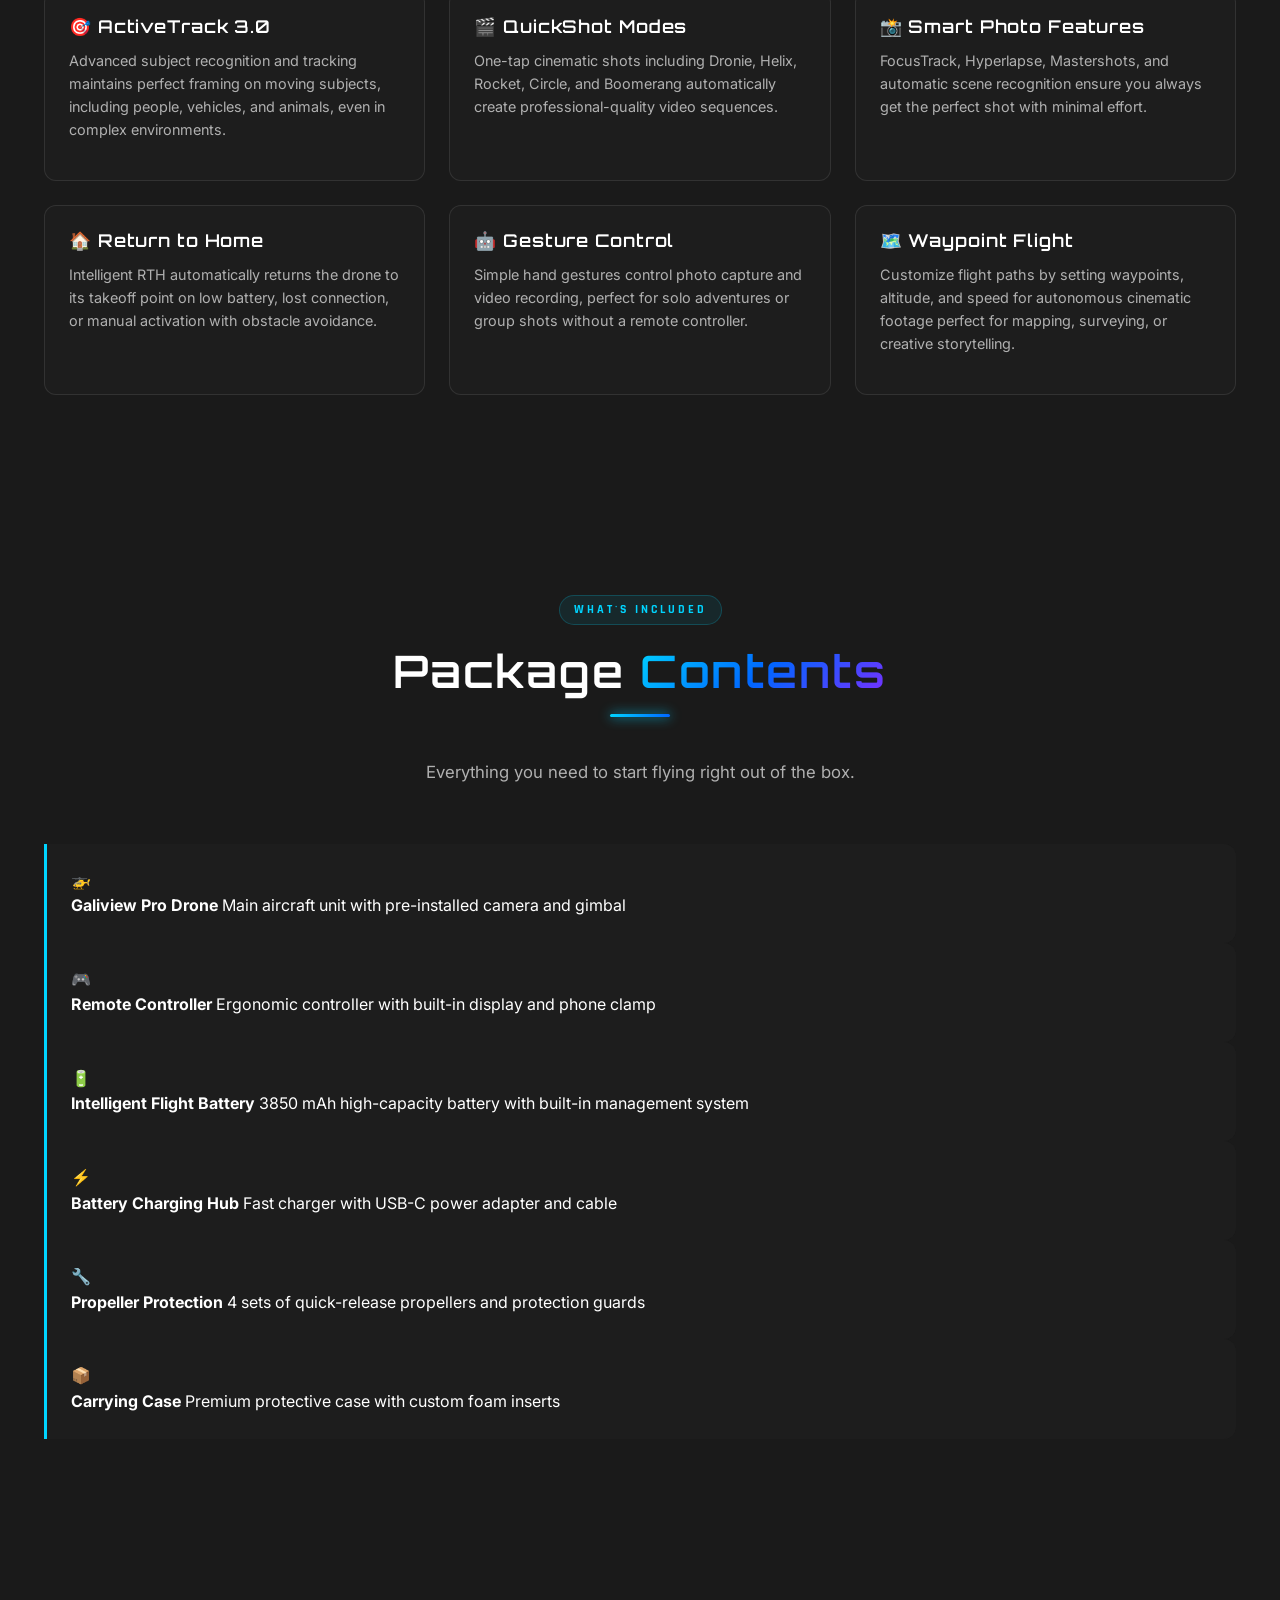
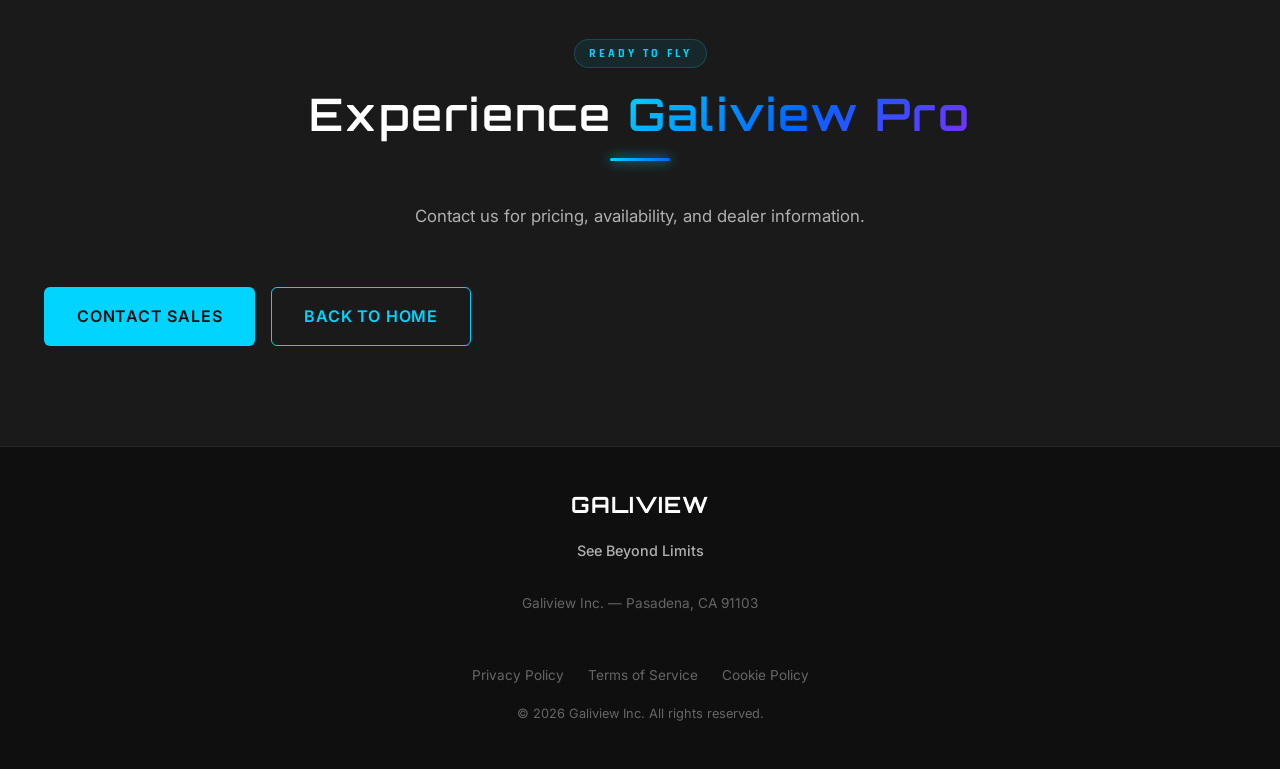
<file: product.html>
<!DOCTYPE html>
<html lang="en">
<head>
    <meta charset="UTF-8">
    <meta name="viewport" content="width=device-width, initial-scale=1.0">
    <meta name="description" content="Galiview Pro - 4K drone with 48MP camera, active tracking, and intelligent flight modes.">
    <title>Galiview Pro — Technical Specifications</title>
    <link rel="stylesheet" href="styles.css">
    <link rel="preconnect" href="https://fonts.googleapis.com">
    <link rel="preconnect" href="https://fonts.gstatic.com" crossorigin>
    <link href="https://fonts.googleapis.com/css2?family=Orbitron:wght@400;600;700;900&family=Rajdhani:wght@400;500;600;700&family=Inter:wght@300;400;500;600&display=swap" rel="stylesheet">
</head>
<body>

    <!-- ═══ HEADER ═══ -->
    <header class="main-header">
        <div class="container header-content">
            <div class="logo">
                <a href="index.html">GALIVIEW</a>
            </div>
            <nav class="main-nav">
                <ul>
                    <li><a href="index.html">Home</a></li>
                    <li><a href="about.html">About Us</a></li>
                    <li><a href="product.html" class="active">Product</a></li>
                    <li><a href="index.html#contact">Contact</a></li>
                </ul>
            </nav>
            <button class="mobile-menu-toggle" aria-label="Toggle menu">
                <span></span>
                <span></span>
                <span></span>
            </button>
        </div>
    </header>

    <!-- ═══ PRODUCT HERO ═══ -->
    <section class="product-hero">
        <div class="container">
            <div class="product-hero-content">
                <div class="product-hero-image reveal-left">
                    <img src="images/galiview3.png" alt="Galiview Pro Drone">
                </div>
                <div class="product-hero-info reveal-right">
                    <span class="section-label">Flagship Product</span>
                    <h1>The <span class="gradient-text">Galiview Pro</span></h1>
                    <p>Redefining aerial imaging with pro-grade features in an ultra-portable package. Equipped with our most advanced camera system, intelligent flight modes, and comprehensive safety features.</p>
                    <div class="product-spec-chips">
                        <span class="spec-chip">4K @ 60fps</span>
                        <span class="spec-chip">48MP Camera</span>
                        <span class="spec-chip">25min Flight</span>
                        <span class="spec-chip">10km Range</span>
                        <span class="spec-chip">249g Weight</span>
                    </div>
                    <div class="mt-3">
                        <a href="index.html#contact" class="btn btn-primary btn-large">Inquire Now</a>
                    </div>
                </div>
            </div>
        </div>
    </section>

    <!-- ═══ SPECIFICATIONS ═══ -->
    <section class="product-specifications section-padding">
        <div class="container">
            <div class="text-center reveal">
                <span class="section-label">Technical Details</span>
                <h2>Complete <span class="gradient-text">Specifications</span></h2>
                <div class="neon-divider"></div>
                <p class="section-description">Every detail designed for professional performance and ease of use.</p>
            </div>

            <div class="specifications-grid">
                <!-- Camera System -->
                <div class="spec-item reveal delay-1">
                    <h4>📷 Camera System</h4>
                    <div class="spec-details">
                        <p><strong>Camera:</strong> 1/2.3-inch CMOS</p>
                        <p><strong>Effective Pixels:</strong> 48 megapixels</p>
                        <p><strong>Video:</strong> 4K/60fps, 2.7K/60fps, 1080p/120fps</p>
                        <p><strong>Photo Modes:</strong> Single, Burst, AEB, Timed, HDR</p>
                        <p><strong>ISO Range:</strong> 100-3200 (auto), 100-1600 (manual)</p>
                        <p><strong>Aperture:</strong> f/2.8, fixed focus</p>
                    </div>
                </div>

                <!-- Gimbal -->
                <div class="spec-item reveal delay-2">
                    <h4>🎯 Gimbal System</h4>
                    <div class="spec-details">
                        <p><strong>Type:</strong> 3-axis mechanical gimbal</p>
                        <p><strong>Stabilization:</strong> ±0.01°</p>
                        <p><strong>Controllable Range:</strong> Pitch: -90° to +40°</p>
                        <p><strong>Max Speed:</strong> 120°/s</p>
                        <p><strong>Vibration Reduction:</strong> Advanced electronic shake reduction</p>
                    </div>
                </div>

                <!-- Flight Performance -->
                <div class="spec-item reveal delay-3">
                    <h4>✈️ Flight Performance</h4>
                    <div class="spec-details">
                        <p><strong>Max Flight Time:</strong> 25 minutes</p>
                        <p><strong>Max Speed:</strong> 16 m/s (35.8 mph) in Sport mode</p>
                        <p><strong>Max Altitude:</strong> 5000 m (above sea level)</p>
                        <p><strong>Wind Resistance:</strong> Level 5 (8-10.7 m/s)</p>
                        <p><strong>Propulsion:</strong> Brushless motors, self-tightening props</p>
                    </div>
                </div>

                <!-- Transmission -->
                <div class="spec-item reveal delay-4">
                    <h4>📡 Transmission System</h4>
                    <div class="spec-details">
                        <p><strong>Technology:</strong> OcuSync 2.0 (custom)</p>
                        <p><strong>Max Range:</strong> 10 km (CE), 6 km (FCC)</p>
                        <p><strong>Live View Quality:</strong> 720p / 30fps</p>
                        <p><strong>Latency:</strong> 120-130ms</p>
                        <p><strong>Frequency:</strong> 2.400-2.4835 GHz, 5.725-5.850 GHz</p>
                    </div>
                </div>

                <!-- Obstacle Sensing -->
                <div class="spec-item reveal delay-5">
                    <h4>🛡️ Obstacle Sensing</h4>
                    <div class="spec-details">
                        <p><strong>Forward:</strong> Visual sensors, detection range 0.5-12 m</p>
                        <p><strong>Backward:</strong> Visual sensors, detection range 0.5-12 m</p>
                        <p><strong>Downward:</strong> Dual vision sensors + infrared, <12 m</p>
                        <p><strong>Upward:</strong> Visual sensors, 0.5-12 m</p>
                        <p><strong>Active Avoidance:</strong> Intelligent flight path planning</p>
                    </div>
                </div>

                <!-- Battery -->
                <div class="spec-item reveal delay-6">
                    <h4>🔋 Battery System</h4>
                    <div class="spec-details">
                        <p><strong>Capacity:</strong> 3850 mAh</p>
                        <p><strong>Voltage:</strong> 11.55 V</p>
                        <p><strong>Type:</strong> LiPo 3S</p>
                        <p><strong>Charging Temperature:</strong> 5°C to 40°C</p>
                        <p><strong>Charger Power:</strong> 18 W (included)</p>
                    </div>
                </div>
            </div>
        </div>
    </section>

    <!-- ═══ KEY FEATURES ═══ -->
    <section class="features-section section-padding">
        <div class="container">
            <div class="text-center reveal">
                <span class="section-label">Intelligent Features</span>
                <h2>Advanced <span class="gradient-text">Capabilities</span></h2>
                <div class="neon-divider"></div>
                <p class="section-description">Smart features designed to help you capture stunning footage effortlessly.</p>
            </div>

            <div class="features-grid">
                <div class="feature-card reveal delay-1">
                    <h4>🎯 ActiveTrack 3.0</h4>
                    <p>Advanced subject recognition and tracking maintains perfect framing on moving subjects, including people, vehicles, and animals, even in complex environments.</p>
                </div>

                <div class="feature-card reveal delay-2">
                    <h4>🎬 QuickShot Modes</h4>
                    <p>One-tap cinematic shots including Dronie, Helix, Rocket, Circle, and Boomerang automatically create professional-quality video sequences.</p>
                </div>

                <div class="feature-card reveal delay-3">
                    <h4>📸 Smart Photo Features</h4>
                    <p>FocusTrack, Hyperlapse, Mastershots, and automatic scene recognition ensure you always get the perfect shot with minimal effort.</p>
                </div>

                <div class="feature-card reveal delay-4">
                    <h4>🏠 Return to Home</h4>
                    <p>Intelligent RTH automatically returns the drone to its takeoff point on low battery, lost connection, or manual activation with obstacle avoidance.</p>
                </div>

                <div class="feature-card reveal delay-5">
                    <h4>🤖 Gesture Control</h4>
                    <p>Simple hand gestures control photo capture and video recording, perfect for solo adventures or group shots without a remote controller.</p>
                </div>

                <div class="feature-card reveal delay-6">
                    <h4>🗺️ Waypoint Flight</h4>
                    <p>Customize flight paths by setting waypoints, altitude, and speed for autonomous cinematic footage perfect for mapping, surveying, or creative storytelling.</p>
                </div>
            </div>
        </div>
    </section>

    <!-- ═══ PACKAGE CONTENTS ═══ -->
    <section class="services-section section-padding">
        <div class="container">
            <div class="text-center reveal">
                <span class="section-label">What's Included</span>
                <h2>Package <span class="gradient-text">Contents</span></h2>
                <div class="neon-divider"></div>
                <p class="section-description">Everything you need to start flying right out of the box.</p>
            </div>

            <div class="about-feature-list">
                <div class="about-feature-item reveal delay-1">
                    <div class="feature-icon">🚁</div>
                    <div class="feature-text">
                        <strong>Galiview Pro Drone</strong>
                        <span>Main aircraft unit with pre-installed camera and gimbal</span>
                    </div>
                </div>

                <div class="about-feature-item reveal delay-2">
                    <div class="feature-icon">🎮</div>
                    <div class="feature-text">
                        <strong>Remote Controller</strong>
                        <span>Ergonomic controller with built-in display and phone clamp</span>
                    </div>
                </div>

                <div class="about-feature-item reveal delay-3">
                    <div class="feature-icon">🔋</div>
                    <div class="feature-text">
                        <strong>Intelligent Flight Battery</strong>
                        <span>3850 mAh high-capacity battery with built-in management system</span>
                    </div>
                </div>

                <div class="about-feature-item reveal delay-4">
                    <div class="feature-icon">⚡</div>
                    <div class="feature-text">
                        <strong>Battery Charging Hub</strong>
                        <span>Fast charger with USB-C power adapter and cable</span>
                    </div>
                </div>

                <div class="about-feature-item reveal delay-5">
                    <div class="feature-icon">🔧</div>
                    <div class="feature-text">
                        <strong>Propeller Protection</strong>
                        <span>4 sets of quick-release propellers and protection guards</span>
                    </div>
                </div>

                <div class="about-feature-item reveal delay-6">
                    <div class="feature-icon">📦</div>
                    <div class="feature-text">
                        <strong>Carrying Case</strong>
                        <span>Premium protective case with custom foam inserts</span>
                    </div>
                </div>
            </div>
        </div>
    </section>

    <!-- ═══ CTA SECTION ═══ -->
    <section id="contact-section" class="contact-section section-padding">
        <div class="container">
            <div class="text-center reveal">
                <span class="section-label">Ready to Fly</span>
                <h2>Experience <span class="gradient-text">Galiview Pro</span></h2>
                <div class="neon-divider"></div>
                <p class="section-description">Contact us for pricing, availability, and dealer information.</p>
                <div class="hero-actions">
                    <a href="index.html#contact" class="btn btn-primary btn-large">Contact Sales</a>
                    <a href="index.html" class="btn btn-secondary btn-large">Back to Home</a>
                </div>
            </div>
        </div>
    </section>

    <!-- ═══ FOOTER ═══ -->
    <footer class="main-footer">
        <div class="container footer-content">
            <div class="footer-logo">GALIVIEW</div>
            <p class="footer-tagline">See Beyond Limits</p>
            <p class="footer-company">Galiview Inc. — Pasadena, CA 91103</p>
            <div class="footer-divider"></div>
            <div class="footer-links">
                <ul>
                    <li><a href="privacy-policy.html">Privacy Policy</a></li>
                    <li><a href="terms-of-service.html">Terms of Service</a></li>
                    <li><a href="cookie-policy.html">Cookie Policy</a></li>
                </ul>
            </div>
            <p class="footer-copyright">&copy; 2026 Galiview Inc. All rights reserved.</p>
        </div>
    </footer>

    <script src="main.js"></script>
</body>
</html>
</file>
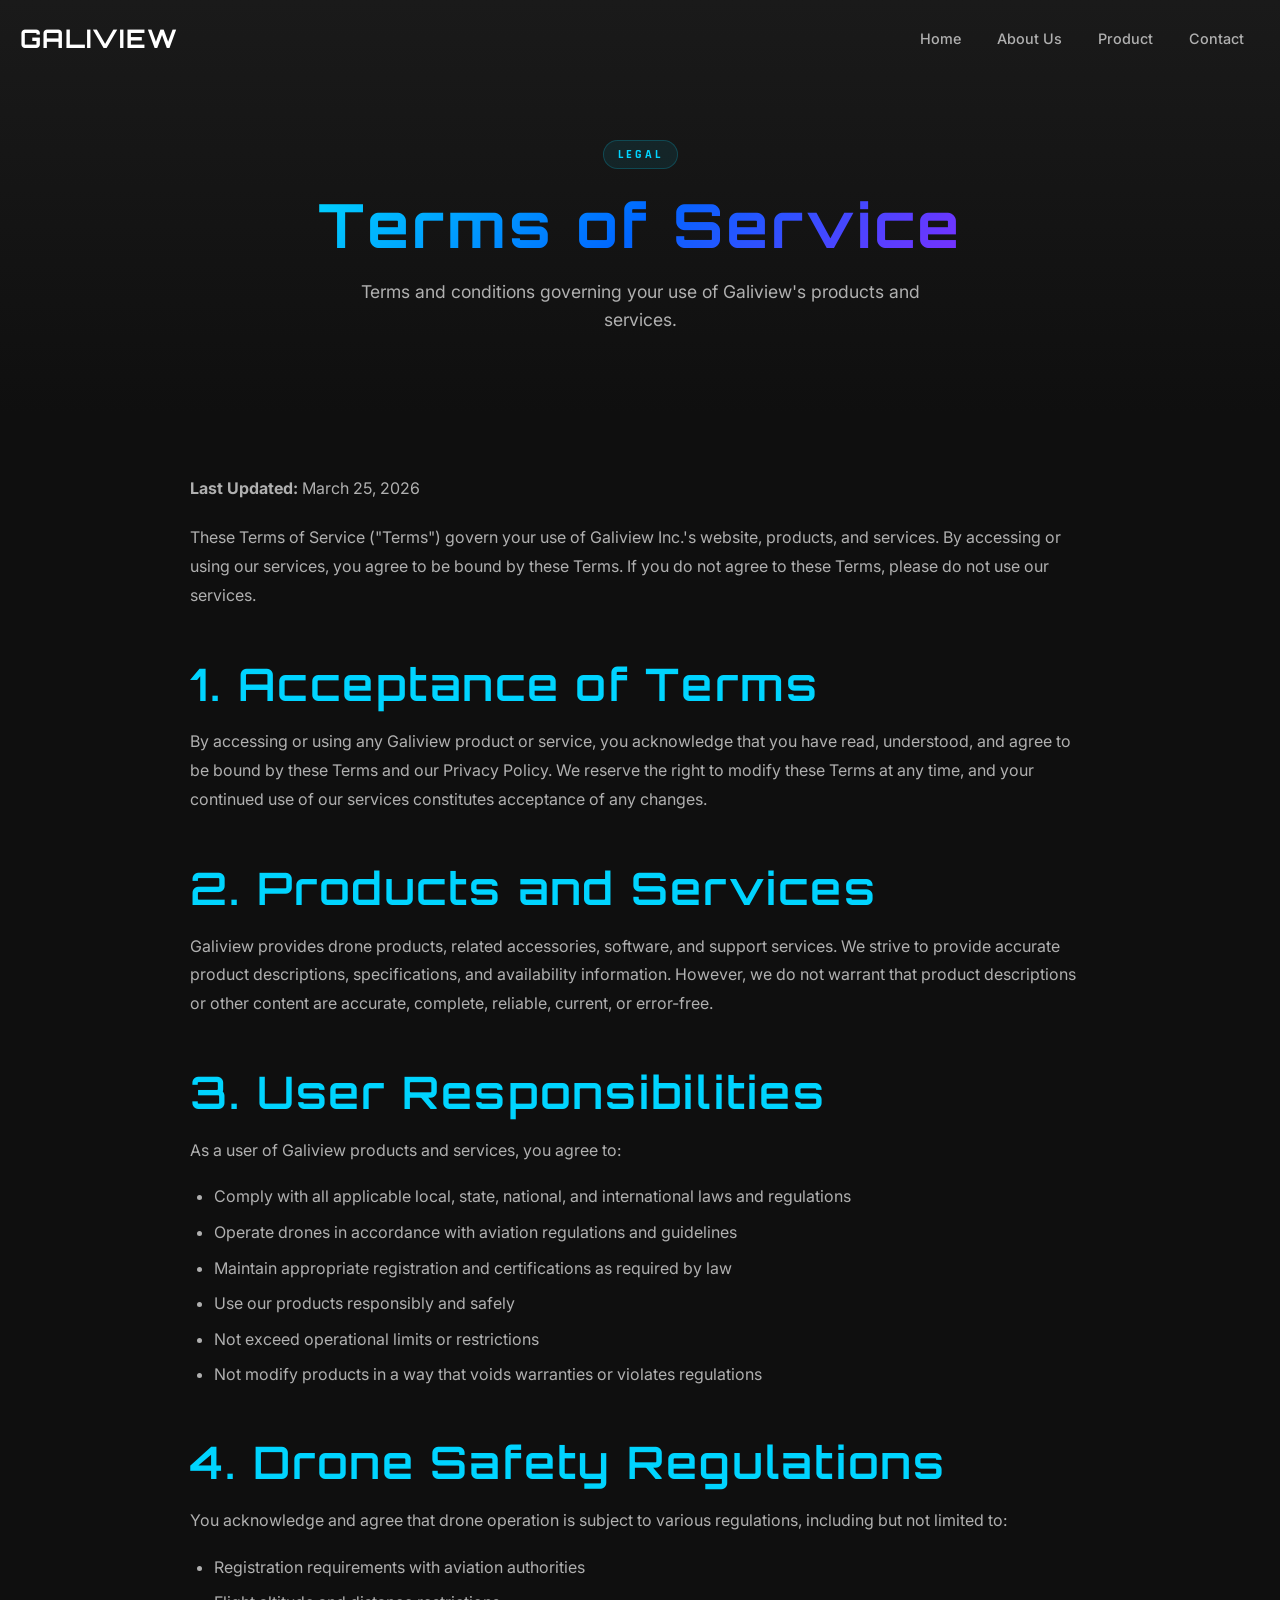
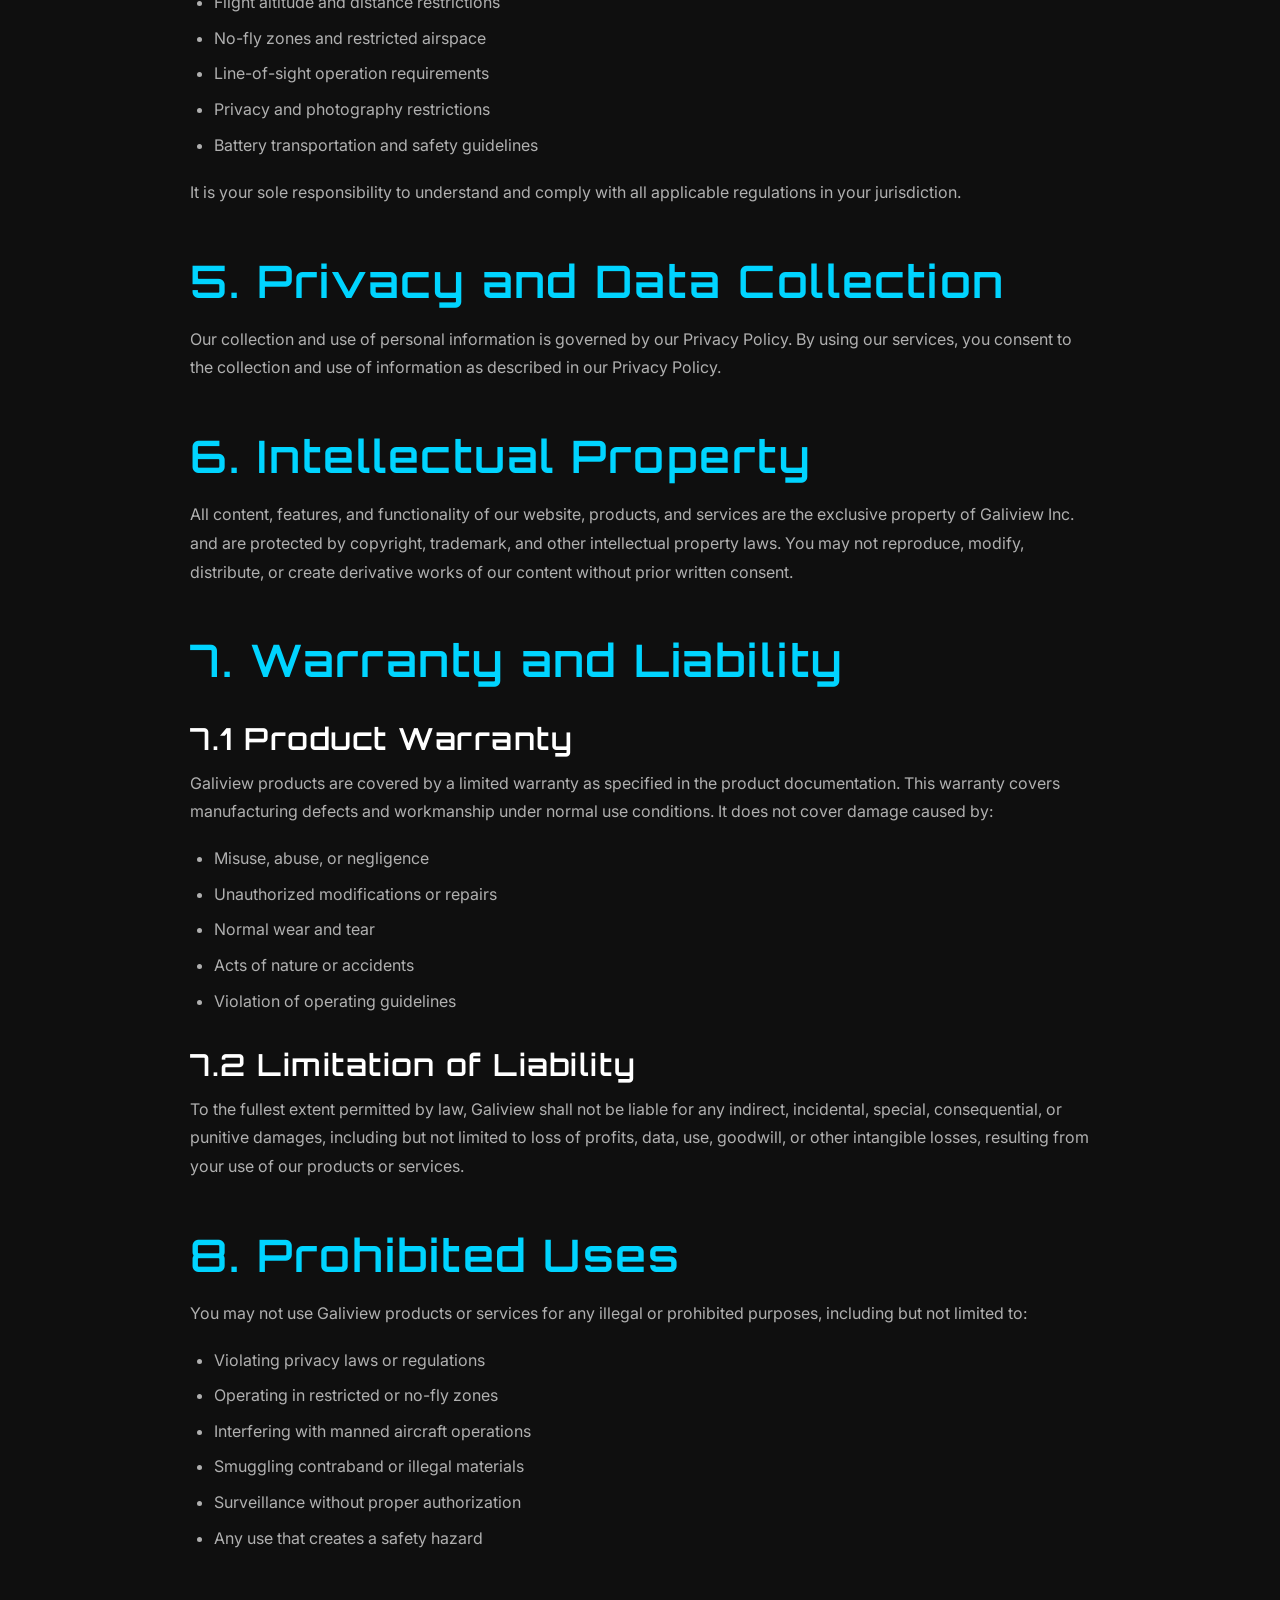
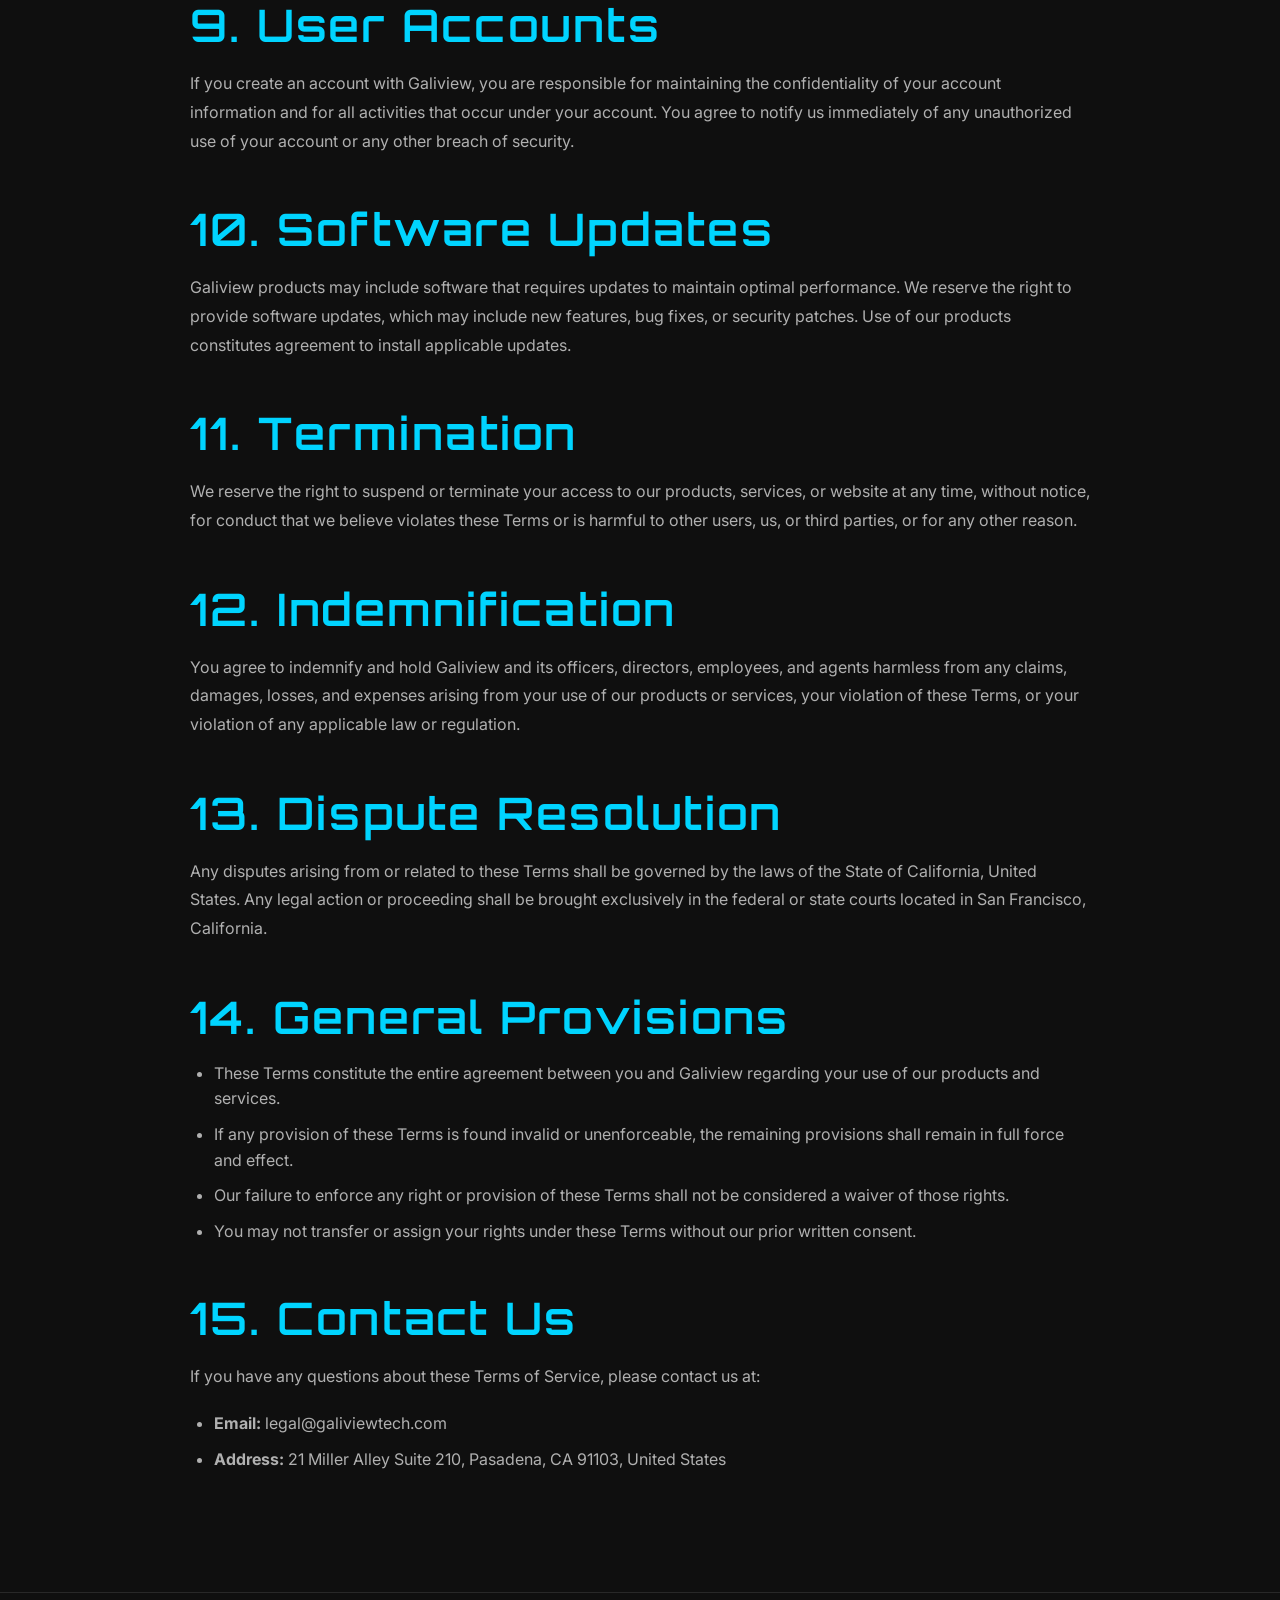
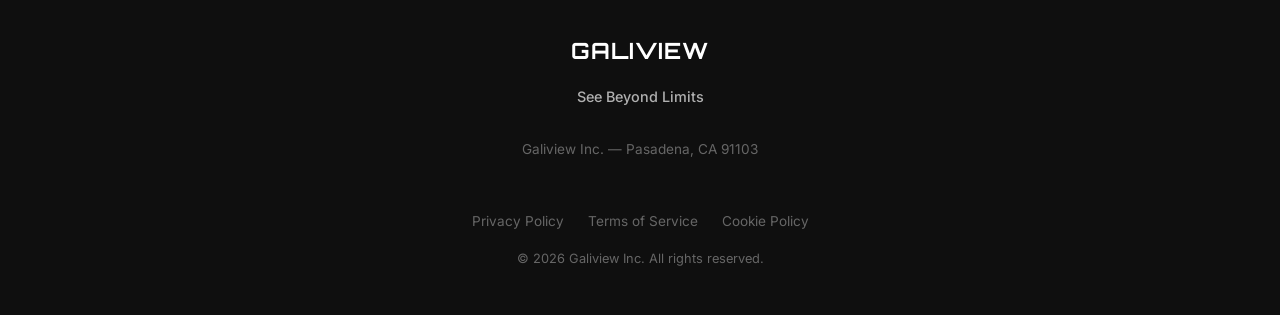
<file: terms-of-service.html>
<!DOCTYPE html>
<html lang="en">
<head>
    <meta charset="UTF-8">
    <meta name="viewport" content="width=device-width, initial-scale=1.0">
    <meta name="description" content="Galiview Terms of Service - Terms and conditions for using our products and services.">
    <title>Terms of Service — Galiview</title>
    <link rel="stylesheet" href="styles.css">
    <link rel="preconnect" href="https://fonts.googleapis.com">
    <link rel="preconnect" href="https://fonts.gstatic.com" crossorigin>
    <link href="https://fonts.googleapis.com/css2?family=Orbitron:wght@400;600;700;900&family=Rajdhani:wght@400;500;600;700&family=Inter:wght@300;400;500;600&display=swap" rel="stylesheet">
</head>
<body>

    <!-- ═══ HEADER ═══ -->
    <header class="main-header">
        <div class="container header-content">
            <div class="logo">
                <a href="index.html">GALIVIEW</a>
            </div>
            <nav class="main-nav">
                <ul>
                    <li><a href="index.html">Home</a></li>
                    <li><a href="about.html">About Us</a></li>
                    <li><a href="product.html">Product</a></li>
                    <li><a href="index.html#contact">Contact</a></li>
                </ul>
            </nav>
            <button class="mobile-menu-toggle" aria-label="Toggle menu">
                <span></span>
                <span></span>
                <span></span>
            </button>
        </div>
    </header>

    <!-- ═══ PAGE TITLE ═══ -->
    <section class="page-title-section">
        <div class="container">
            <span class="section-label">Legal</span>
            <h1><span class="gradient-text">Terms of Service</span></h1>
            <p>Terms and conditions governing your use of Galiview's products and services.</p>
        </div>
    </section>

    <!-- ═══ TERMS OF SERVICE CONTENT ═══ -->
    <section class="legal-page">
        <div class="container">
            <div class="legal-content">
                <p><strong>Last Updated:</strong> March 25, 2026</p>
                <p>These Terms of Service ("Terms") govern your use of Galiview Inc.'s website, products, and services. By accessing or using our services, you agree to be bound by these Terms. If you do not agree to these Terms, please do not use our services.</p>

                <h2>1. Acceptance of Terms</h2>
                <p>By accessing or using any Galiview product or service, you acknowledge that you have read, understood, and agree to be bound by these Terms and our Privacy Policy. We reserve the right to modify these Terms at any time, and your continued use of our services constitutes acceptance of any changes.</p>

                <h2>2. Products and Services</h2>
                <p>Galiview provides drone products, related accessories, software, and support services. We strive to provide accurate product descriptions, specifications, and availability information. However, we do not warrant that product descriptions or other content are accurate, complete, reliable, current, or error-free.</p>

                <h2>3. User Responsibilities</h2>
                <p>As a user of Galiview products and services, you agree to:</p>
                <ul>
                    <li>Comply with all applicable local, state, national, and international laws and regulations</li>
                    <li>Operate drones in accordance with aviation regulations and guidelines</li>
                    <li>Maintain appropriate registration and certifications as required by law</li>
                    <li>Use our products responsibly and safely</li>
                    <li>Not exceed operational limits or restrictions</li>
                    <li>Not modify products in a way that voids warranties or violates regulations</li>
                </ul>

                <h2>4. Drone Safety Regulations</h2>
                <p>You acknowledge and agree that drone operation is subject to various regulations, including but not limited to:</p>
                <ul>
                    <li>Registration requirements with aviation authorities</li>
                    <li>Flight altitude and distance restrictions</li>
                    <li>No-fly zones and restricted airspace</li>
                    <li>Line-of-sight operation requirements</li>
                    <li>Privacy and photography restrictions</li>
                    <li>Battery transportation and safety guidelines</li>
                </ul>
                <p>It is your sole responsibility to understand and comply with all applicable regulations in your jurisdiction.</p>

                <h2>5. Privacy and Data Collection</h2>
                <p>Our collection and use of personal information is governed by our Privacy Policy. By using our services, you consent to the collection and use of information as described in our Privacy Policy.</p>

                <h2>6. Intellectual Property</h2>
                <p>All content, features, and functionality of our website, products, and services are the exclusive property of Galiview Inc. and are protected by copyright, trademark, and other intellectual property laws. You may not reproduce, modify, distribute, or create derivative works of our content without prior written consent.</p>

                <h2>7. Warranty and Liability</h2>
                <h3>7.1 Product Warranty</h3>
                <p>Galiview products are covered by a limited warranty as specified in the product documentation. This warranty covers manufacturing defects and workmanship under normal use conditions. It does not cover damage caused by:</p>
                <ul>
                    <li>Misuse, abuse, or negligence</li>
                    <li>Unauthorized modifications or repairs</li>
                    <li>Normal wear and tear</li>
                    <li>Acts of nature or accidents</li>
                    <li>Violation of operating guidelines</li>
                </ul>

                <h3>7.2 Limitation of Liability</h3>
                <p>To the fullest extent permitted by law, Galiview shall not be liable for any indirect, incidental, special, consequential, or punitive damages, including but not limited to loss of profits, data, use, goodwill, or other intangible losses, resulting from your use of our products or services.</p>

                <h2>8. Prohibited Uses</h2>
                <p>You may not use Galiview products or services for any illegal or prohibited purposes, including but not limited to:</p>
                <ul>
                    <li>Violating privacy laws or regulations</li>
                    <li>Operating in restricted or no-fly zones</li>
                    <li>Interfering with manned aircraft operations</li>
                    <li>Smuggling contraband or illegal materials</li>
                    <li>Surveillance without proper authorization</li>
                    <li>Any use that creates a safety hazard</li>
                </ul>

                <h2>9. User Accounts</h2>
                <p>If you create an account with Galiview, you are responsible for maintaining the confidentiality of your account information and for all activities that occur under your account. You agree to notify us immediately of any unauthorized use of your account or any other breach of security.</p>

                <h2>10. Software Updates</h2>
                <p>Galiview products may include software that requires updates to maintain optimal performance. We reserve the right to provide software updates, which may include new features, bug fixes, or security patches. Use of our products constitutes agreement to install applicable updates.</p>

                <h2>11. Termination</h2>
                <p>We reserve the right to suspend or terminate your access to our products, services, or website at any time, without notice, for conduct that we believe violates these Terms or is harmful to other users, us, or third parties, or for any other reason.</p>

                <h2>12. Indemnification</h2>
                <p>You agree to indemnify and hold Galiview and its officers, directors, employees, and agents harmless from any claims, damages, losses, and expenses arising from your use of our products or services, your violation of these Terms, or your violation of any applicable law or regulation.</p>

                <h2>13. Dispute Resolution</h2>
                <p>Any disputes arising from or related to these Terms shall be governed by the laws of the State of California, United States. Any legal action or proceeding shall be brought exclusively in the federal or state courts located in San Francisco, California.</p>

                <h2>14. General Provisions</h2>
                <ul>
                    <li>These Terms constitute the entire agreement between you and Galiview regarding your use of our products and services.</li>
                    <li>If any provision of these Terms is found invalid or unenforceable, the remaining provisions shall remain in full force and effect.</li>
                    <li>Our failure to enforce any right or provision of these Terms shall not be considered a waiver of those rights.</li>
                    <li>You may not transfer or assign your rights under these Terms without our prior written consent.</li>
                </ul>

                <h2>15. Contact Us</h2>
                <p>If you have any questions about these Terms of Service, please contact us at:</p>
                <ul>
                    <li><strong>Email:</strong> legal@galiviewtech.com</li>
                    <li><strong>Address:</strong> 21 Miller Alley Suite 210, Pasadena, CA 91103, United States</li>
                </ul>
            </div>
        </div>
    </section>

    <!-- ═══ FOOTER ═══ -->
    <footer class="main-footer">
        <div class="container footer-content">
            <div class="footer-logo">GALIVIEW</div>
            <p class="footer-tagline">See Beyond Limits</p>
            <p class="footer-company">Galiview Inc. — Pasadena, CA 91103</p>
            <div class="footer-divider"></div>
            <div class="footer-links">
                <ul>
                    <li><a href="privacy-policy.html">Privacy Policy</a></li>
                    <li><a href="terms-of-service.html">Terms of Service</a></li>
                    <li><a href="cookie-policy.html">Cookie Policy</a></li>
                </ul>
            </div>
            <p class="footer-copyright">&copy; 2026 Galiview Inc. All rights reserved.</p>
        </div>
    </footer>

    <script src="main.js"></script>
</body>
</html>
</file>
<file: styles.css>
/* ============================================================
   GALIVIEW — TECH-FORWARD DESIGN SYSTEM
   Deep-space dark theme with neon accents, glassmorphism,
   particle effects, and smooth micro-interactions.
   ============================================================ */

/* ── Google Fonts ── */
@import url('https://fonts.googleapis.com/css2?family=Orbitron:wght@400;600;700;900&family=Rajdhani:wght@400;500;600;700&family=Inter:wght@300;400;500;600&display=swap');

/* ── CSS Custom Properties ── */
:root {
  --bg-primary:   #0f0f0f;
  --bg-secondary: #1a1a1a;
  --bg-card:      rgba(30, 30, 30, 0.8);
  --bg-glass:     rgba(0, 212, 255, 0.04);

  --accent-cyan:  #00d4ff;
  --accent-blue:  #0066ff;
  --accent-purple:#7b2fff;
  --accent-green: #00ff9d;

  --text-primary:   #ffffff;
  --text-secondary: #b0b0b0;
  --text-muted:     #666666;

  --border-glow:  rgba(0, 212, 255, 0.2);
  --border-subtle:rgba(100, 100, 100, 0.3);

  --shadow-neon:  0 0 20px rgba(0, 212, 255, 0.2), 0 0 60px rgba(0, 212, 255, 0.1);
  --shadow-card:  0 4px 20px rgba(0, 0, 0, 0.4), 0 0 0 1px rgba(100, 100, 100, 0.2);

  --radius-sm: 6px;
  --radius-md: 12px;
  --radius-lg: 20px;

  --transition-fast:   0.2s cubic-bezier(0.4, 0, 0.2, 1);
  --transition-normal: 0.4s cubic-bezier(0.4, 0, 0.2, 1);
  --transition-slow:   0.7s cubic-bezier(0.4, 0, 0.2, 1);
}

/* ── Reset & Base ── */
*, *::before, *::after {
  margin: 0;
  padding: 0;
  box-sizing: border-box;
}

html {
  scroll-behavior: smooth;
}

body {
  font-family: 'Inter', 'Rajdhani', sans-serif;
  background-color: var(--bg-primary);
  color: var(--text-primary);
  line-height: 1.6;
  overflow-x: hidden;
  -webkit-font-smoothing: antialiased;
}

/* Scrollbar */
::-webkit-scrollbar { width: 6px; }
::-webkit-scrollbar-track { background: var(--bg-secondary); }
::-webkit-scrollbar-thumb {
  background: linear-gradient(180deg, var(--accent-cyan), var(--accent-blue));
  border-radius: 3px;
}

/* ── Typography ── */
h1, h2, h3, h4, h5, h6 {
  font-family: 'Orbitron', sans-serif;
  color: var(--text-primary);
  letter-spacing: 0.05em;
  line-height: 1.2;
  margin-bottom: 16px;
}

h1 { font-size: clamp(2rem, 5vw, 3.8rem); font-weight: 700; }
h2 { font-size: clamp(1.6rem, 3.5vw, 2.8rem); font-weight: 600; }
h3 { font-size: clamp(1.2rem, 2.5vw, 1.9rem); font-weight: 600; }
h4 { font-size: 1.2rem; font-weight: 600; }

p { margin-bottom: 15px; color: var(--text-secondary); }

a {
  color: var(--accent-cyan);
  text-decoration: none;
  transition: color var(--transition-fast);
}
a:hover { color: #fff; }

ul { list-style: none; }

/* ── Layout ── */
.container {
  max-width: 1240px;
  margin: 0 auto;
  padding: 0 24px;
}

.section-padding { padding: 100px 0; }

.text-center { text-align: center; }

.mt-3 { margin-top: 30px; }

/* ── Section Label ── */
.section-label {
  display: inline-block;
  font-family: 'Rajdhani', sans-serif;
  font-size: 0.75rem;
  font-weight: 700;
  letter-spacing: 0.25em;
  text-transform: uppercase;
  color: var(--accent-cyan);
  background: rgba(0, 212, 255, 0.08);
  border: 1px solid rgba(0, 212, 255, 0.2);
  padding: 4px 14px;
  border-radius: 20px;
  margin-bottom: 20px;
}

/* ── Section Description ── */
.section-description {
  font-size: 1.05rem;
  max-width: 720px;
  margin: 0 auto 56px;
  text-align: center;
  color: var(--text-secondary);
  line-height: 1.8;
}

/* ── Gradient Text ── */
.gradient-text {
  background: linear-gradient(135deg, var(--accent-cyan) 0%, var(--accent-blue) 50%, var(--accent-purple) 100%);
  -webkit-background-clip: text;
  -webkit-text-fill-color: transparent;
  background-clip: text;
}

/* ── Neon Divider ── */
.neon-divider {
  width: 60px;
  height: 3px;
  background: linear-gradient(90deg, var(--accent-cyan), var(--accent-blue));
  margin: 0 auto 40px;
  border-radius: 2px;
  box-shadow: 0 0 12px var(--accent-cyan);
}

/* ── Buttons ── */
.btn {
  display: inline-flex;
  align-items: center;
  gap: 8px;
  padding: 12px 24px;
  border-radius: var(--radius-sm);
  font-family: 'Inter', sans-serif;
  font-weight: 600;
  font-size: 0.9rem;
  letter-spacing: 0.05em;
  text-transform: uppercase;
  border: 1px solid transparent;
  cursor: pointer;
  transition: all var(--transition-fast);
  position: relative;
  text-decoration: none;
}

.btn-primary {
  background: var(--accent-cyan);
  color: #0f0f0f;
}

.btn-primary:hover {
  background: var(--accent-blue);
  transform: translateY(-2px);
}

.btn-secondary {
  background: transparent;
  color: var(--accent-cyan);
  border-color: var(--accent-cyan);
}

.btn-secondary:hover {
  background: rgba(0, 212, 255, 0.1);
}

.btn-large {
  padding: 16px 32px;
  font-size: 1rem;
}

/* ── Header ── */
.main-header {
  position: fixed;
  top: 0;
  left: 0;
  right: 0;
  z-index: 1000;
  padding: 0;
  transition: all var(--transition-normal);
  background: transparent;
}

.main-header.scrolled {
  background: rgba(15, 15, 15, 0.95);
  backdrop-filter: blur(10px);
  -webkit-backdrop-filter: blur(10px);
  border-bottom: 1px solid var(--border-subtle);
}

.header-content {
  display: flex;
  justify-content: space-between;
  align-items: center;
  padding: 18px 0;
}

.logo {
  font-family: 'Orbitron', sans-serif;
  font-size: 1.6rem;
  font-weight: 700;
  color: var(--text-primary);
  letter-spacing: 0.05em;
}

.logo a {
  color: var(--text-primary);
  text-decoration: none;
  transition: color var(--transition-fast);
}

.logo a:hover {
  color: var(--accent-cyan);
}

.logo img {
  height: 32px;
  width: auto;
  transition: filter var(--transition-fast);
}

.logo a:hover img {
  filter: brightness(1.2);
}

.main-nav ul {
  display: flex;
  align-items: center;
  gap: 4px;
}

.main-nav ul li a {
  font-family: 'Inter', sans-serif;
  font-weight: 500;
  font-size: 0.9rem;
  color: var(--text-secondary);
  padding: 8px 16px;
  border-radius: var(--radius-sm);
  transition: all var(--transition-fast);
  position: relative;
}

.main-nav ul li a:hover,
.main-nav ul li a.active {
  color: var(--text-primary);
  background: rgba(255, 255, 255, 0.05);
}

/* Mobile Menu Toggle */
.mobile-menu-toggle {
  display: none;
  flex-direction: column;
  gap: 5px;
  background: none;
  border: none;
  cursor: pointer;
  padding: 5px;
}

.mobile-menu-toggle span {
  width: 25px;
  height: 2px;
  background: var(--accent-cyan);
  transition: all var(--transition-fast);
  box-shadow: 0 0 8px var(--accent-cyan);
}

.mobile-menu-toggle.active span:nth-child(1) {
  transform: rotate(45deg) translate(5px, 5px);
}

.mobile-menu-toggle.active span:nth-child(2) {
  opacity: 0;
}

.mobile-menu-toggle.active span:nth-child(3) {
  transform: rotate(-45deg) translate(5px, -5px);
}

/* ── Hero Section ── */
.hero-section {
  position: relative;
  min-height: 90vh;
  display: grid;
  grid-template-columns: 1fr 1fr;
  gap: 60px;
  align-items: center;
  padding: 120px 24px 80px;
  background: linear-gradient(135deg, var(--bg-primary) 0%, var(--bg-secondary) 100%);
}

.hero-bg {
  position: absolute;
  inset: 0;
  background: radial-gradient(circle at 30% 50%, rgba(0, 102, 255, 0.08) 0%, transparent 50%);
}

.hero-grid {
  display: none;
}

.hero-orb {
  display: none;
}

.hero-content {
  position: relative;
  z-index: 10;
  max-width: 600px;
}

.hero-image {
  position: relative;
  z-index: 5;
}

.hero-image img {
  width: 100%;
  height: auto;
  border-radius: var(--radius-lg);
  box-shadow: 0 20px 60px rgba(0, 0, 0, 0.6);
}

.hero-badge {
  display: inline-block;
  font-family: 'Rajdhani', sans-serif;
  font-size: 0.85rem;
  font-weight: 700;
  letter-spacing: 0.2em;
  text-transform: uppercase;
  color: var(--accent-cyan);
  background: rgba(0, 212, 255, 0.1);
  border: 1px solid rgba(0, 212, 255, 0.3);
  padding: 8px 16px;
  border-radius: 4px;
  margin-bottom: 24px;
}

.hero-content h1 {
  margin-bottom: 20px;
  line-height: 1.1;
}

.hero-content p {
  font-size: 1.15rem;
  max-width: 600px;
  margin: 0 0 32px;
  line-height: 1.7;
}

.hero-actions {
  display: flex;
  gap: 16px;
  flex-wrap: wrap;
}

.scroll-indicator {
  position: absolute;
  bottom: 30px;
  left: 50%;
  transform: translateX(-50%);
  display: flex;
  flex-direction: column;
  align-items: center;
  gap: 8px;
  color: var(--text-muted);
  font-size: 0.8rem;
  text-transform: uppercase;
  letter-spacing: 0.1em;
}

.scroll-mouse {
  width: 24px;
  height: 40px;
  border: 2px solid rgba(0, 212, 255, 0.3);
  border-radius: 12px;
  position: relative;
}

.scroll-mouse::before {
  content: '';
  position: absolute;
  top: 8px;
  left: 50%;
  transform: translateX(-50%);
  width: 4px;
  height: 8px;
  background: var(--accent-cyan);
  border-radius: 2px;
  animation: scrollAnim 2s ease-in-out infinite;
}

@keyframes scrollAnim {
  0%, 100% { opacity: 0; transform: translateX(-50%) translateY(0); }
  50% { opacity: 1; transform: translateX(-50%) translateY(10px); }
}

/* ── Stats Bar ── */
.stats-bar {
  background: var(--bg-secondary);
  border-top: 1px solid var(--border-subtle);
  border-bottom: 1px solid var(--border-subtle);
  padding: 30px 0;
}

.stats-grid {
  display: grid;
  grid-template-columns: repeat(auto-fit, minmax(150px, 1fr));
  gap: 30px;
}

.stat-item {
  text-align: center;
}

.stat-number {
  display: block;
  font-family: 'Orbitron', sans-serif;
  font-size: 2rem;
  font-weight: 900;
  color: var(--accent-cyan);
  margin-bottom: 8px;
}

.stat-label {
  font-family: 'Inter', sans-serif;
  font-size: 0.85rem;
  font-weight: 500;
  text-transform: uppercase;
  letter-spacing: 0.1em;
  color: var(--text-secondary);
}

/* ── About Brief Section ── */
.about-brief-section {
  background: var(--bg-secondary);
}

.about-brief-inner {
  display: grid;
  grid-template-columns: 1fr 1fr;
  gap: 60px;
  align-items: start;
}

.about-brief-text h2 {
  margin-bottom: 24px;
}

.about-brief-text p:last-of-type {
  margin-bottom: 30px;
}

.about-features-grid {
  display: flex;
  flex-direction: column;
  gap: 20px;
}

.about-feature-item {
  padding: 24px;
  background: var(--bg-card);
  border-left: 3px solid var(--accent-cyan);
  border-radius: 0 var(--radius-md) var(--radius-md) 0;
  backdrop-filter: blur(10px);
  transition: all var(--transition-fast);
}

.about-feature-item:hover {
  background: rgba(0, 212, 255, 0.05);
  border-left-width: 5px;
}

.feature-number {
  display: block;
  font-family: 'Orbitron', sans-serif;
  font-size: 0.9rem;
  font-weight: 900;
  color: var(--accent-cyan);
  margin-bottom: 8px;
}

.about-feature-item h4 {
  font-size: 1.1rem;
  font-weight: 600;
  margin-bottom: 8px;
  color: var(--text-primary);
}

.about-feature-item p {
  font-size: 0.9rem;
  color: var(--text-secondary);
  margin: 0;
}

/* ── Products-brief Section ── */
.products-brief-section {
  background: var(--bg-primary);
}

.product-showcase {
  display: grid;
  grid-template-columns: 1fr 1fr;
  gap: 60px;
  align-items: center;
  margin-top: 40px;
}

.product-image-wrapper {
  position: relative;
}

.product-image-wrapper img {
  width: 100%;
  height: auto;
  border-radius: var(--radius-lg);
  box-shadow: 0 20px 60px rgba(0, 0, 0, 0.5);
}

.product-details {
  padding: 20px 0;
}

.product-details h3 {
  font-size: 2rem;
  margin-bottom: 16px;
}

.product-spec-chips {
  display: flex;
  flex-wrap: wrap;
  gap: 10px;
  margin: 24px 0;
}

.spec-chip {
  font-family: 'Inter', sans-serif;
  font-size: 0.8rem;
  font-weight: 600;
  text-transform: uppercase;
  letter-spacing: 0.05em;
  color: var(--accent-cyan);
  background: rgba(0, 212, 255, 0.08);
  padding: 8px 14px;
  border-radius: 4px;
  transition: background var(--transition-fast);
}

.spec-chip:hover {
  background: rgba(0, 212, 255, 0.15);
}

/* ── Features/Services Section ── */
.features-section,
.services-section {
  background: var(--bg-secondary);
}

.features-grid,
.services-grid {
  display: grid;
  grid-template-columns: repeat(auto-fit, minmax(300px, 1fr));
  gap: 24px;
  margin-top: 40px;
}

.feature-card,
.service-card {
  padding: 24px;
  background: var(--bg-card);
  border: 1px solid var(--border-subtle);
  border-radius: var(--radius-md);
  transition: all var(--transition-fast);
}

.feature-card:hover,
.service-card:hover {
  border-color: var(--accent-cyan);
  transform: translateY(-3px);
}

.feature-card h4,
.service-card h4 {
  margin-bottom: 12px;
  color: var(--text-primary);
  font-size: 1.1rem;
}

.feature-card p,
.service-card p {
  font-size: 0.9rem;
  color: var(--text-secondary);
  line-height: 1.6;
}

.service-icon {
  font-size: 2rem;
  margin-bottom: 16px;
}

/* ── Contact Section ── */
.contact-section {
  background: var(--bg-secondary);
}

.contact-grid {
  display: grid;
  grid-template-columns: 1fr 1fr;
  gap: 40px;
  margin-top: 40px;
}

.contact-info h3,
.contact-form-container h3 {
  margin-bottom: 20px;
  font-size: 1.5rem;
}

.contact-info-item {
  display: flex;
  gap: 16px;
  margin-bottom: 20px;
}

.contact-info-icon {
  font-size: 1.3rem;
  flex-shrink: 0;
}

.contact-info-text {
  display: flex;
  flex-direction: column;
  gap: 4px;
}

.contact-info-text strong {
  font-family: 'Inter', sans-serif;
  font-size: 0.85rem;
  font-weight: 600;
  text-transform: uppercase;
  letter-spacing: 0.05em;
  color: var(--text-muted);
}

.contact-info-text a {
  color: var(--accent-cyan);
  transition: color var(--transition-fast);
}

.contact-info-text a:hover {
  color: var(--text-primary);
}

.contact-form {
  display: flex;
  flex-direction: column;
  gap: 16px;
}

.form-group {
  display: flex;
  flex-direction: column;
  gap: 8px;
}

.form-group label {
  display: none;
}

.form-group input,
.form-group textarea {
  padding: 14px 16px;
  background: var(--bg-card);
  border: 1px solid var(--border-subtle);
  border-radius: var(--radius-sm);
  color: var(--text-primary);
  font-family: 'Inter', sans-serif;
  font-size: 0.95rem;
  transition: border var(--transition-fast);
}

.form-group input:focus,
.form-group textarea:focus {
  outline: none;
  border-color: var(--accent-cyan);
}

.form-group textarea {
  resize: vertical;
  min-height: 120px;
  font-family: inherit;
}

.form-group input::placeholder,
.form-group textarea::placeholder {
  color: var(--text-muted);
}

/* ── Footer ── */
.main-footer {
  background: var(--bg-primary);
  border-top: 1px solid var(--border-subtle);
  padding: 40px 0 30px;
}

.footer-content {
  display: flex;
  flex-direction: column;
  align-items: center;
  text-align: center;
  gap: 16px;
}

.footer-logo {
  font-family: 'Orbitron', sans-serif;
  font-size: 1.4rem;
  font-weight: 700;
  color: var(--text-primary);
  letter-spacing: 0.05em;
}

.footer-tagline {
  font-size: 0.9rem;
  font-weight: 500;
  color: var(--text-secondary);
}

.footer-company {
  font-size: 0.85rem;
  color: var(--text-muted);
}

.footer-links ul {
  display: flex;
  gap: 24px;
  flex-wrap: wrap;
  justify-content: center;
}

.footer-links ul li a {
  font-size: 0.85rem;
  color: var(--text-muted);
  transition: color var(--transition-fast);
}

.footer-links ul li a:hover {
  color: var(--accent-cyan);
}

.footer-copyright {
  font-size: 0.8rem;
  color: var(--text-muted);
}

/* ── Page Title Section ── */
.page-title-section {
  padding: 140px 0 80px;
  text-align: center;
  background: linear-gradient(180deg, var(--bg-secondary), var(--bg-primary));
}

.page-title-section h1 {
  margin-bottom: 16px;
}

.page-title-section p {
  font-size: 1.1rem;
  color: var(--text-secondary);
  max-width: 600px;
  margin: 0 auto;
}

/* ── About Page ── */
.about-section {
  background: var(--bg-primary);
}

.about-grid {
  display: grid;
  grid-template-columns: 1fr 1fr;
  gap: 60px;
}

.about-info h3,
.company-details h3 {
  margin-top: 32px;
  margin-bottom: 16px;
  color: var(--accent-cyan);
}

.about-info ul {
  list-style: none;
}

.about-info ul li {
  padding: 12px 0;
  border-bottom: 1px solid var(--border-subtle);
}

.about-info ul li strong {
  color: var(--accent-cyan);
  margin-right: 8px;
}

.company-details {
  background: var(--bg-card);
  border: 1px solid var(--border-subtle);
  border-radius: var(--radius-lg);
  padding: 32px;
  backdrop-filter: blur(10px);
}

.company-details ul {
  list-style: none;
}

.company-details ul li {
  padding: 16px 0;
  border-bottom: 1px solid var(--border-subtle);
}

.company-details ul li:last-child {
  border-bottom: none;
}

.company-details ul li strong {
  display: block;
  font-family: 'Rajdhani', sans-serif;
  font-size: 0.85rem;
  font-weight: 700;
  letter-spacing: 0.1em;
  text-transform: uppercase;
  color: var(--text-muted);
  margin-bottom: 4px;
}

.company-details img {
  width: 100%;
  height: auto;
  border-radius: var(--radius-md);
  margin-top: 24px;
}

/* ── Product Page ── */
.product-hero {
  padding: 140px 0 80px;
  background: linear-gradient(180deg, var(--bg-secondary), var(--bg-primary));
}

.product-hero-content {
  display: grid;
  grid-template-columns: 1fr 1fr;
  gap: 60px;
  align-items: center;
}

.product-hero-image {
  position: relative;
}

.product-hero-image img {
  width: 100%;
  height: auto;
  border-radius: var(--radius-lg);
}

.product-hero-info h1 {
  margin-bottom: 16px;
}

.product-hero-info p {
  font-size: 1.15rem;
  line-height: 1.8;
  margin-bottom: 32px;
}

.product-specifications {
  background: var(--bg-card);
  border: 1px solid var(--border-subtle);
  border-radius: var(--radius-lg);
  padding: 60px;
  backdrop-filter: blur(10px);
}

Specifications-grid {
  display: grid;
  grid-template-columns: repeat(auto-fit, minmax(280px, 1fr));
  gap: 30px;
}

.spec-item {
  padding: 24px;
  background: rgba(0, 212, 255, 0.04);
  border: 1px solid var(--border-subtle);
  border-radius: var(--radius-md);
}

.spec-item h4 {
  font-family: 'Rajdhani', sans-serif;
  font-size: 0.85rem;
  font-weight: 700;
  letter-spacing: 0.15em;
  text-transform: uppercase;
  color: var(--accent-cyan);
  margin-bottom: 8px;
}

.spec-item .value {
  font-size: 1.5rem;
  font-weight: 700;
  color: var(--text-primary);
}

.spec-item .label {
  font-size: 0.9rem;
  color: var(--text-secondary);
  margin-top: 4px;
}

/* ── Legal Pages ── */
.legal-page {
  background: var(--bg-primary);
  padding: 60px 0 100px;
}

.legal-content {
  max-width: 900px;
  margin: 0 auto;
}

.legal-content h2 {
  margin-top: 48px;
  margin-bottom: 16px;
  color: var(--accent-cyan);
}

.legal-content h3 {
  margin-top: 32px;
  margin-bottom: 12px;
  color: var(--text-primary);
}

.legal-content p {
  line-height: 1.8;
  margin-bottom: 20px;
}

.legal-content ul {
  list-style: disc;
  margin-left: 24px;
  margin-bottom: 20px;
}

.legal-content ul li {
  margin-bottom: 10px;
  color: var(--text-secondary);
}

/* ── Animations ── */
.reveal {
  opacity: 0;
  transform: translateY(30px);
  transition: all var(--transition-slow);
}

.reveal.active {
  opacity: 1;
  transform: translateY(0);
}

.reveal-left {
  opacity: 0;
  transform: translateX(-30px);
  transition: all var(--transition-slow);
}

.reveal-left.active {
  opacity: 1;
  transform: translateX(0);
}

.reveal-right {
  opacity: 0;
  transform: translateX(30px);
  transition: all var(--transition-slow);
}

.reveal-right.active {
  opacity: 1;
  transform: translateX(0);
}

.delay-1 { transition-delay: 0.1s; }
.delay-2 { transition-delay: 0.2s; }
.delay-3 { transition-delay: 0.3s; }
.delay-4 { transition-delay: 0.4s; }
.delay-5 { transition-delay: 0.5s; }
.delay-6 { transition-delay: 0.6s; }

/* ── Responsive Design ── */
@media (max-width: 968px) {
  .about-brief-inner,
  .product-showcase,
  .contact-grid,
  .about-grid,
  .product-hero-content {
    grid-template-columns: 1fr;
    gap: 40px;
  }

  .mobile-menu-toggle {
    display: flex;
  }

  .main-nav {
    position: fixed;
    top: 70px;
    left: 0;
    right: 0;
    background: rgba(2, 11, 24, 0.98);
    backdrop-filter: blur(20px);
    transform: translateY(-150%);
    transition: transform var(--transition-normal);
    z-index: 999;
    padding: 20px;
    border-bottom: 1px solid var(--border-subtle);
  }

  .main-nav.active {
    transform: translateY(0);
    box-shadow: 0 10px 40px rgba(0, 0, 0, 0.6);
  }

  .main-nav ul {
    flex-direction: column;
    align-items: center;
    gap: 16px;
  }

  .main-nav ul li a {
    padding: 12px 20px;
    font-size: 1rem;
  }

  .hero-content h1 {
    font-size: 2.5rem;
  }

  .hero-content p {
    font-size: 1.1rem;
  }

  .stats-grid {
    grid-template-columns: repeat(2, 1fr);
    gap: 30px;
  }

  .features-grid,
  .services-grid {
    grid-template-columns: 1fr;
  }

  .footer-links ul {
    gap: 20px;
  }
}

@media (max-width: 640px) {
  .container {
    padding: 0 20px;
  }

  .section-padding {
    padding: 60px 0;
  }

  .hero-actions {
    flex-direction: column;
    width: 100%;
  }

  .hero-actions .btn {
    width: 100%;
    justify-content: center;
  }

  .stats-grid {
    grid-template-columns: 1fr;
  }

  .stat-number {
    font-size: 2rem;
  }

  .footer-content {
    gap: 16px;
  }

  .footer-links ul {
    flex-direction: column;
    gap: 12px;
  }
}
</file>
